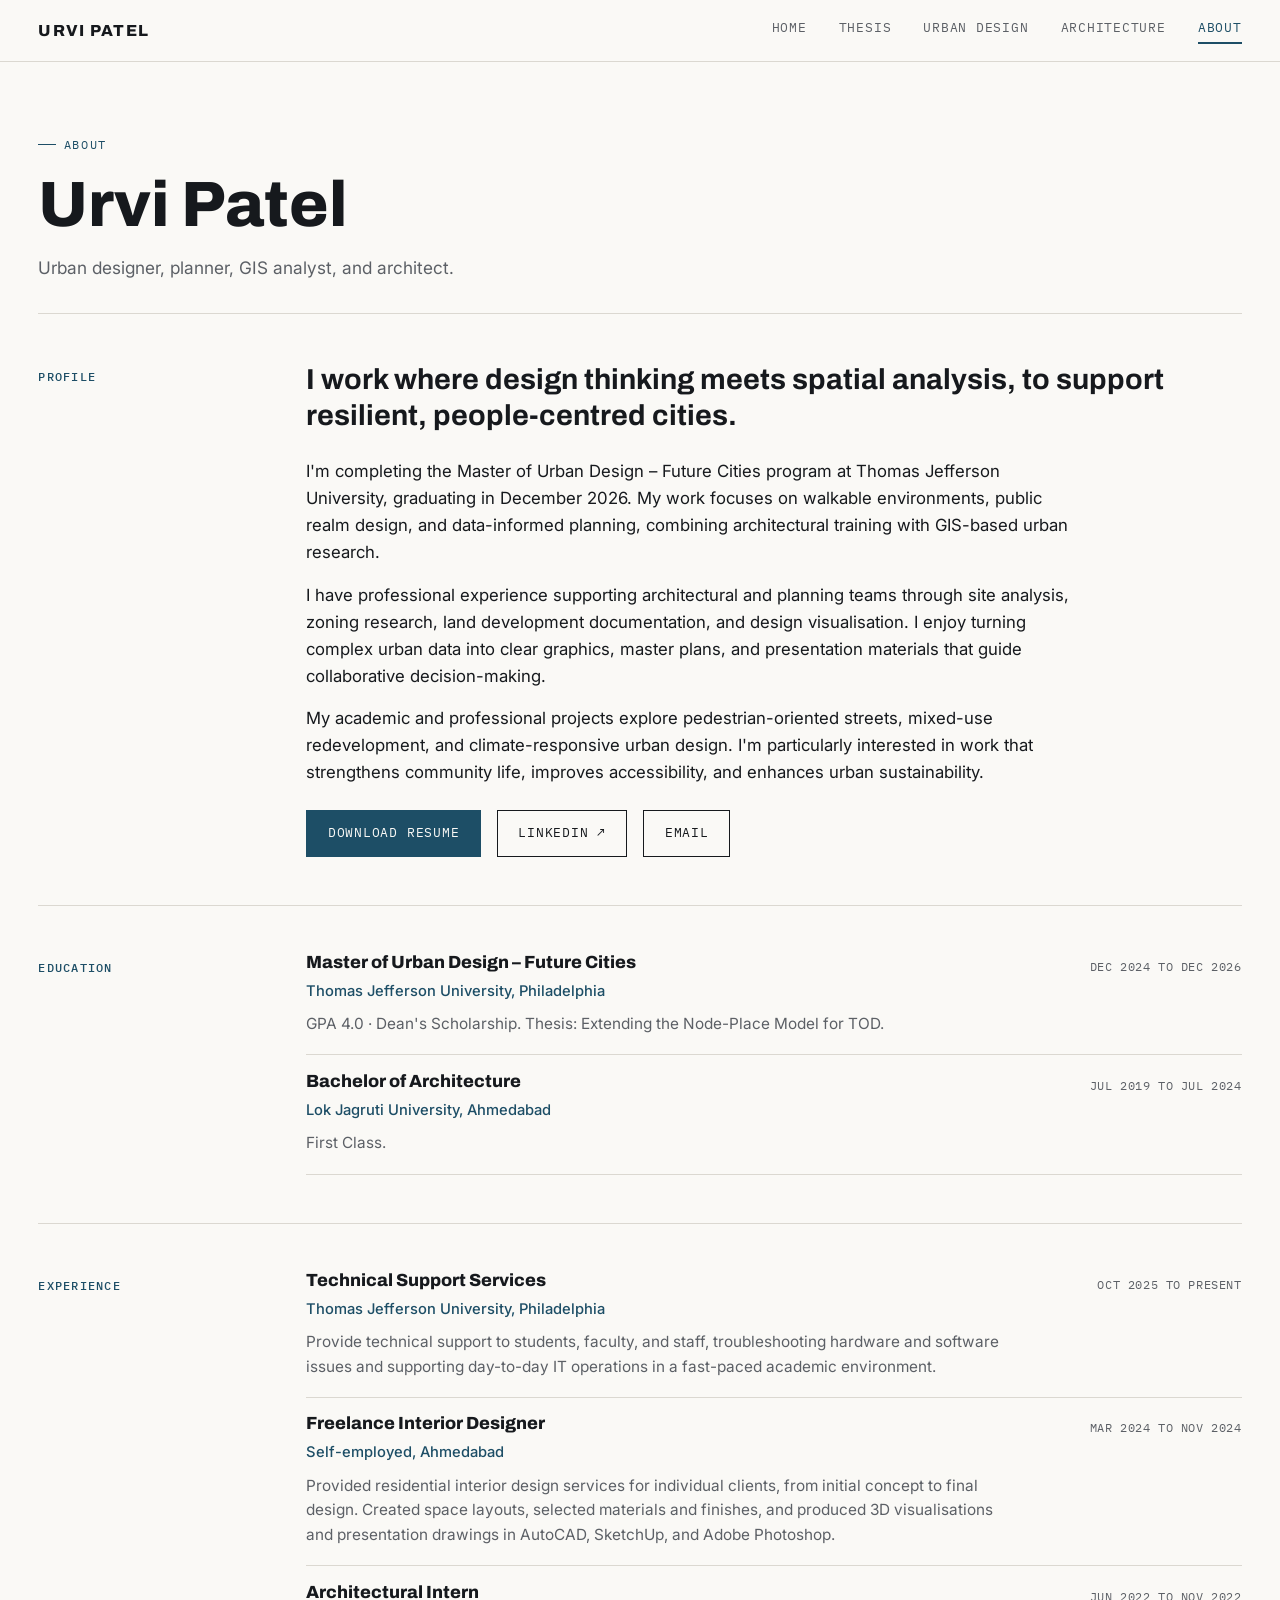
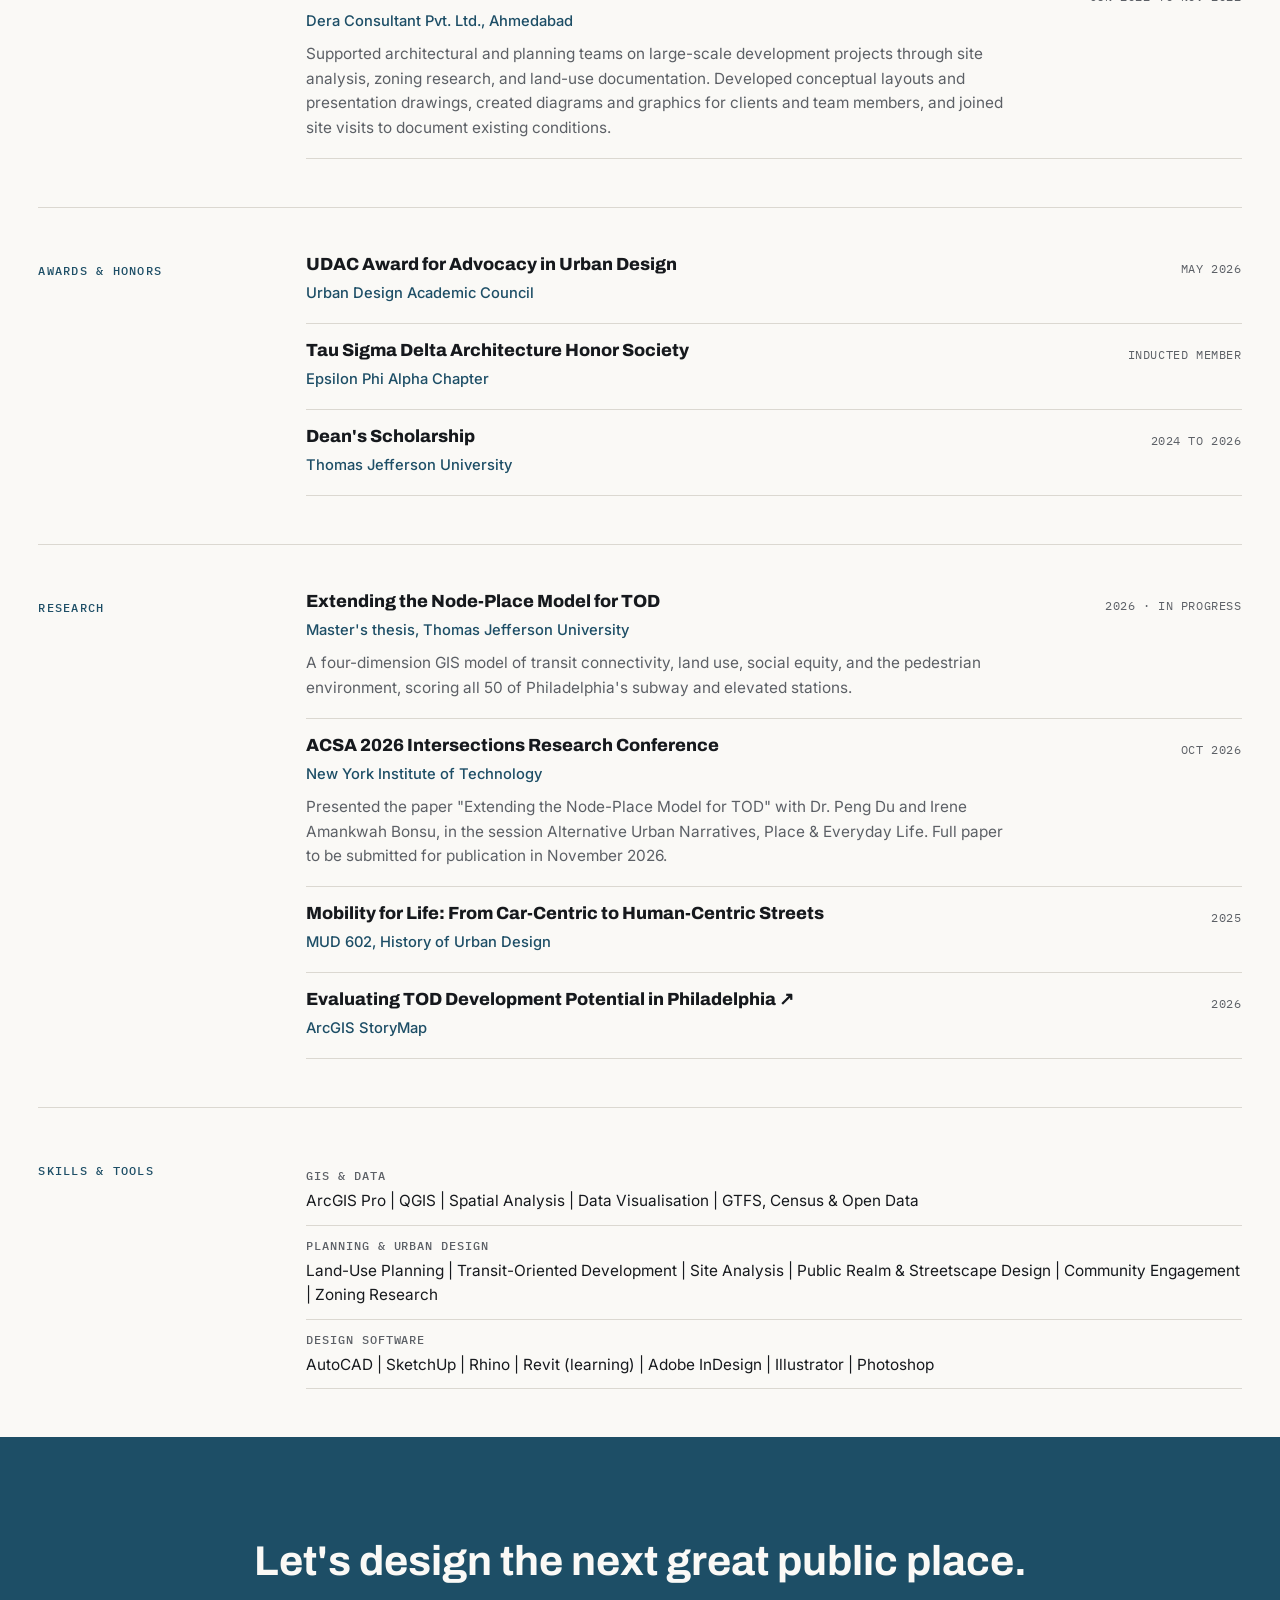
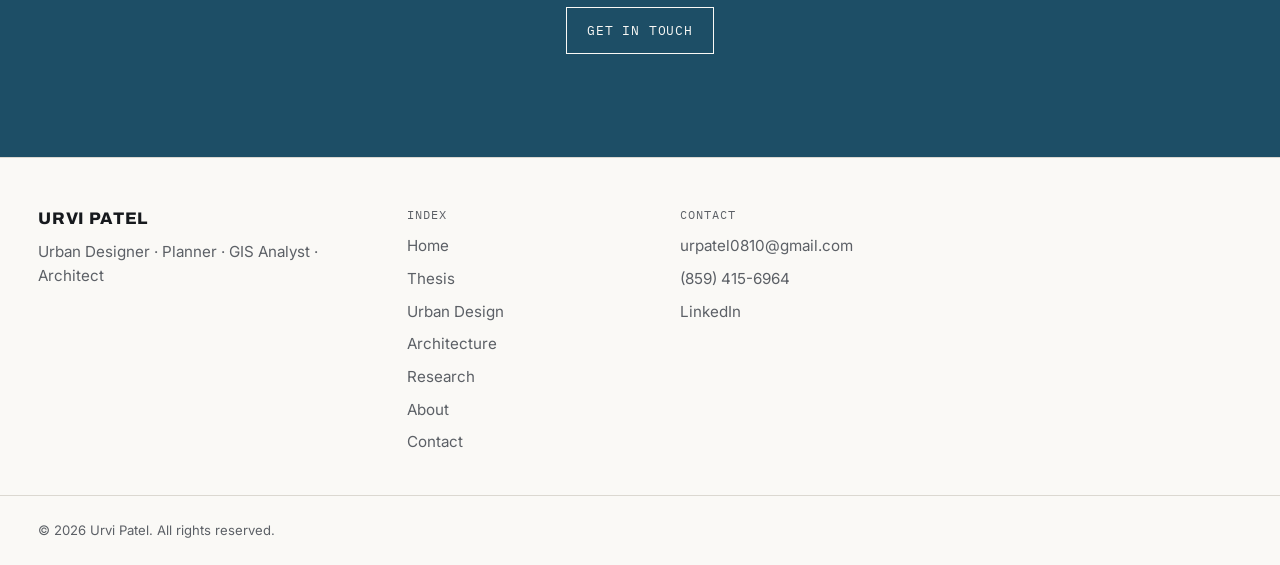
<file: about.html>
<!DOCTYPE html>
<html lang="en">
<head>
<meta charset="UTF-8">
<meta name="viewport" content="width=device-width, initial-scale=1.0">
<title>About | Urvi Patel</title>
<meta name="description" content="About Urvi Patel: urban designer, planner, GIS analyst, and architect. Education, experience, awards, research, and skills.">
<link rel="icon" type="image/svg+xml" href="data:image/svg+xml,%3Csvg xmlns='http://www.w3.org/2000/svg' viewBox='0 0 32 32'%3E%3Crect width='32' height='32' fill='%23FAF9F6'/%3E%3Cpath d='M16 4v24M4 16h24' stroke='%231D4E66' stroke-width='2'/%3E%3Ccircle cx='16' cy='16' r='6' fill='none' stroke='%2316191D' stroke-width='1.5'/%3E%3C/svg%3E">
<link rel="preconnect" href="https://fonts.googleapis.com">
<link rel="preconnect" href="https://fonts.gstatic.com" crossorigin>
<link href="https://fonts.googleapis.com/css2?family=Archivo:wght@600;700;800;900&family=Inter:wght@400;500;600&family=IBM+Plex+Mono:wght@400;500;600&display=swap" rel="stylesheet">
<link rel="stylesheet" href="styles.css">
<style>
.a-block { display:grid; grid-template-columns: 220px 1fr; gap: var(--space-5); padding-block: var(--space-5); border-top:1px solid var(--line); }
.a-block > h2 { font-family:var(--font-mono); font-size:.78rem; font-weight:500; letter-spacing:.1em; text-transform:uppercase; color:var(--accent); line-height:1.4; padding-top:.35rem; }
.a-intro p { max-width:46em; margin-bottom:var(--space-2); }
.a-intro p.lead { font-family:var(--font-display); font-weight:700; font-size:clamp(1.3rem,2.6vw,1.8rem); line-height:1.25; margin-bottom:var(--space-3); }
.a-item { display:grid; grid-template-columns: 1fr auto; gap:.2rem var(--space-3); padding:1.1rem 0; border-bottom:1px solid var(--line); }
.a-item:first-child { padding-top:0; }
.a-item h3 { font-size:1.1rem; font-weight:800; }
.a-item .when { font-family:var(--font-mono); font-size:.74rem; letter-spacing:.05em; text-transform:uppercase; color:var(--ink-muted); text-align:right; padding-top:.25rem; }
.a-item .where { grid-column:1 / -1; color:var(--accent); font-size:.92rem; font-weight:500; }
.a-item p { grid-column:1 / -1; color:var(--ink-muted); font-size:.96rem; max-width:46em; margin-top:.35rem; }
.a-skills p { padding:.7rem 0; border-bottom:1px solid var(--line); font-size:.96rem; }
.a-skills strong { display:block; font-family:var(--font-mono); font-size:.72rem; letter-spacing:.08em; text-transform:uppercase; color:var(--ink-muted); font-weight:500; margin-bottom:.2rem; }
.a-links { display:flex; flex-wrap:wrap; gap:var(--space-2); margin-top:var(--space-3); }
@media (max-width: 800px) {
  .a-block { grid-template-columns: 1fr; gap: var(--space-2); }
  .a-item { grid-template-columns: 1fr; }
  .a-item .when { text-align:left; }
}
</style>
</head>
<body>

<header class="site-header">
  <div class="container header-inner">
    <a href="index.html" class="logo">URVI PATEL</a>
    <nav class="nav" id="siteNav">
      <a href="index.html" class="nav-link">Home</a>
      <a href="thesis.html" class="nav-link">Thesis</a>
      <a href="urban-design.html" class="nav-link">Urban Design</a>
      <a href="architecture.html" class="nav-link">Architecture</a>
      <a href="about.html" class="nav-link active">About</a>
    </nav>
    <button class="nav-toggle" id="navToggle" aria-label="Toggle menu" aria-expanded="false">
      <span></span><span></span><span></span>
    </button>
  </div>
</header>

<div class="container page-header">
  <span class="eyebrow">About</span>
  <h1>Urvi Patel</h1>
  <p>Urban designer, planner, GIS analyst, and architect.</p>
</div>

<div class="container">

  <section class="a-block">
    <h2>Profile</h2>
    <div class="a-intro">
      <p class="lead">I work where design thinking meets spatial analysis, to support resilient, people-centred cities.</p>
      <p>I'm completing the Master of Urban Design – Future Cities program at Thomas Jefferson University, graduating in December 2026. My work focuses on walkable environments, public realm design, and data-informed planning, combining architectural training with GIS-based urban research.</p>
      <p>I have professional experience supporting architectural and planning teams through site analysis, zoning research, land development documentation, and design visualisation. I enjoy turning complex urban data into clear graphics, master plans, and presentation materials that guide collaborative decision-making.</p>
      <p>My academic and professional projects explore pedestrian-oriented streets, mixed-use redevelopment, and climate-responsive urban design. I'm particularly interested in work that strengthens community life, improves accessibility, and enhances urban sustainability.</p>
      <div class="a-links">
        <a href="Urvi-Patel-Resume.pdf" class="btn btn-primary" target="_blank" rel="noopener">Download Resume</a>
        <a href="https://www.linkedin.com/in/urvi-patel-0b5b4a239/" class="btn btn-outline" target="_blank" rel="noopener">LinkedIn ↗</a>
        <a href="mailto:urpatel0810@gmail.com" class="btn btn-outline">Email</a>
      </div>
    </div>
  </section>

  <section class="a-block">
    <h2>Education</h2>
    <div>
      <div class="a-item">
        <h3>Master of Urban Design – Future Cities</h3>
        <span class="when">Dec 2024 to Dec 2026</span>
        <span class="where">Thomas Jefferson University, Philadelphia</span>
        <p>GPA 4.0 · Dean's Scholarship. Thesis: Extending the Node-Place Model for TOD.</p>
      </div>
      <div class="a-item">
        <h3>Bachelor of Architecture</h3>
        <span class="when">Jul 2019 to Jul 2024</span>
        <span class="where">Lok Jagruti University, Ahmedabad</span>
        <p>First Class.</p>
      </div>
    </div>
  </section>

  <section class="a-block">
    <h2>Experience</h2>
    <div>
      <div class="a-item">
        <h3>Technical Support Services</h3>
        <span class="when">Oct 2025 to Present</span>
        <span class="where">Thomas Jefferson University, Philadelphia</span>
        <p>Provide technical support to students, faculty, and staff, troubleshooting hardware and software issues and supporting day-to-day IT operations in a fast-paced academic environment.</p>
      </div>
      <div class="a-item">
        <h3>Freelance Interior Designer</h3>
        <span class="when">Mar 2024 to Nov 2024</span>
        <span class="where">Self-employed, Ahmedabad</span>
        <p>Provided residential interior design services for individual clients, from initial concept to final design. Created space layouts, selected materials and finishes, and produced 3D visualisations and presentation drawings in AutoCAD, SketchUp, and Adobe Photoshop.</p>
      </div>
      <div class="a-item">
        <h3>Architectural Intern</h3>
        <span class="when">Jun 2022 to Nov 2022</span>
        <span class="where">Dera Consultant Pvt. Ltd., Ahmedabad</span>
        <p>Supported architectural and planning teams on large-scale development projects through site analysis, zoning research, and land-use documentation. Developed conceptual layouts and presentation drawings, created diagrams and graphics for clients and team members, and joined site visits to document existing conditions.</p>
      </div>
    </div>
  </section>

  <section class="a-block">
    <h2>Awards &amp; Honors</h2>
    <div>
      <div class="a-item">
        <h3>UDAC Award for Advocacy in Urban Design</h3>
        <span class="when">May 2026</span>
        <span class="where">Urban Design Academic Council</span>
      </div>
      <div class="a-item">
        <h3>Tau Sigma Delta Architecture Honor Society</h3>
        <span class="when">Inducted member</span>
        <span class="where">Epsilon Phi Alpha Chapter</span>
      </div>
      <div class="a-item">
        <h3>Dean's Scholarship</h3>
        <span class="when">2024 to 2026</span>
        <span class="where">Thomas Jefferson University</span>
      </div>
    </div>
  </section>

  <section class="a-block">
    <h2>Research</h2>
    <div>
      <div class="a-item">
        <h3><a href="thesis.html">Extending the Node-Place Model for TOD</a></h3>
        <span class="when">2026 · In progress</span>
        <span class="where">Master's thesis, Thomas Jefferson University</span>
        <p>A four-dimension GIS model of transit connectivity, land use, social equity, and the pedestrian environment, scoring all 50 of Philadelphia's subway and elevated stations.</p>
      </div>
      <div class="a-item">
        <h3>ACSA 2026 Intersections Research Conference</h3>
        <span class="when">Oct 2026</span>
        <span class="where">New York Institute of Technology</span>
        <p>Presented the paper "Extending the Node-Place Model for TOD" with Dr. Peng Du and Irene Amankwah Bonsu, in the session Alternative Urban Narratives, Place &amp; Everyday Life. Full paper to be submitted for publication in November 2026.</p>
      </div>
      <div class="a-item">
        <h3><a href="research-mobility.html">Mobility for Life: From Car-Centric to Human-Centric Streets</a></h3>
        <span class="when">2025</span>
        <span class="where">MUD 602, History of Urban Design</span>
      </div>
      <div class="a-item">
        <h3><a href="https://storymaps.arcgis.com/stories/4d344e0b529c44e48973544baea5a173" target="_blank" rel="noopener">Evaluating TOD Development Potential in Philadelphia ↗</a></h3>
        <span class="when">2026</span>
        <span class="where">ArcGIS StoryMap</span>
      </div>
    </div>
  </section>

  <section class="a-block">
    <h2>Skills &amp; Tools</h2>
    <div class="a-skills">
      <p><strong>GIS &amp; Data</strong>ArcGIS Pro | QGIS | Spatial Analysis | Data Visualisation | GTFS, Census &amp; Open Data</p>
      <p><strong>Planning &amp; Urban Design</strong>Land-Use Planning | Transit-Oriented Development | Site Analysis | Public Realm &amp; Streetscape Design | Community Engagement | Zoning Research</p>
      <p><strong>Design Software</strong>AutoCAD | SketchUp | Rhino | Revit (learning) | Adobe InDesign | Illustrator | Photoshop</p>
    </div>
  </section>

</div>

<section class="section cta-band">
  <div class="container">
    <h2>Let's design the next great public place.</h2>
    <a href="contact.html" class="btn btn-outline">Get in Touch</a>
  </div>
</section>

<footer class="site-footer">
  <div class="container footer-grid">
    <div class="footer-col">
      <p class="footer-name">URVI PATEL</p>
      <p class="footer-tagline">Urban Designer · Planner · GIS Analyst · Architect</p>
    </div>
    <div class="footer-col">
      <p class="footer-heading">Index</p>
      <a href="index.html">Home</a>
      <a href="thesis.html">Thesis</a>
      <a href="urban-design.html">Urban Design</a>
      <a href="architecture.html">Architecture</a>
      <a href="research.html">Research</a>
      <a href="about.html">About</a>
      <a href="contact.html">Contact</a>
    </div>
    <div class="footer-col">
      <p class="footer-heading">Contact</p>
      <a href="mailto:urpatel0810@gmail.com">urpatel0810@gmail.com</a>
      <a href="tel:+18594156964">(859) 415-6964</a>
      <a href="https://www.linkedin.com/in/urvi-patel-0b5b4a239/" target="_blank" rel="noopener">LinkedIn</a>
    </div>
  </div>
  <div class="container footer-bottom">
    <p>© 2026 Urvi Patel. All rights reserved.</p>
  </div>
</footer>

<script>
  const navToggle = document.getElementById('navToggle');
  const nav = document.getElementById('siteNav');
  if (navToggle && nav) {
    navToggle.addEventListener('click', () => {
      const isOpen = nav.classList.toggle('is-open');
      navToggle.setAttribute('aria-expanded', isOpen);
    });
  }
</script>
</body>
</html>
</file>
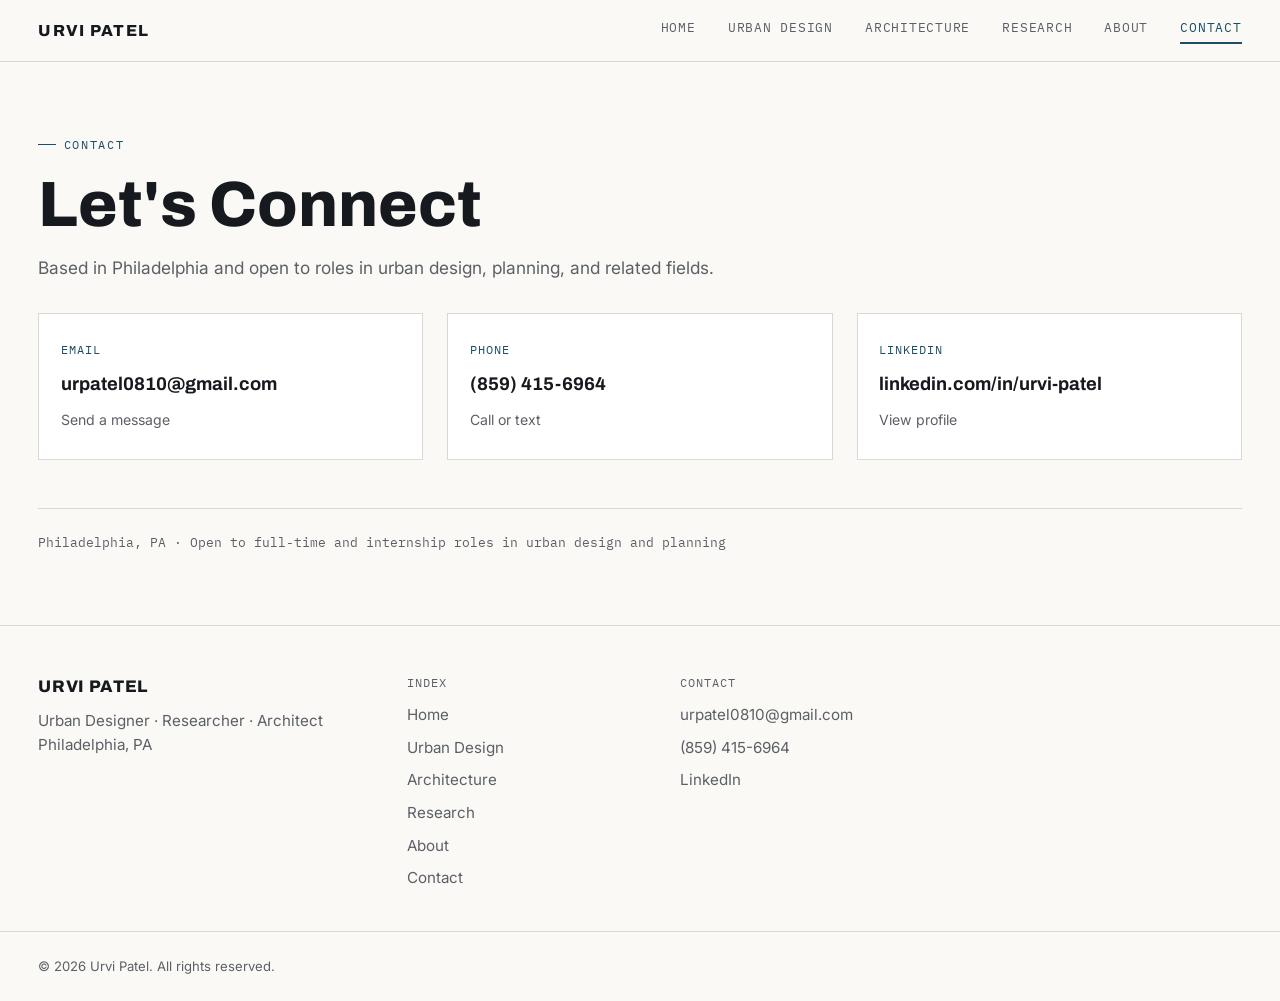
<file: contact.html>
<!DOCTYPE html>
<html lang="en">
<head>
<meta charset="UTF-8">
<meta name="viewport" content="width=device-width, initial-scale=1.0">
<title>Contact — Urvi Patel</title>
<link rel="icon" type="image/svg+xml" href="data:image/svg+xml,%3Csvg xmlns='http://www.w3.org/2000/svg' viewBox='0 0 32 32'%3E%3Crect width='32' height='32' fill='%23FAF9F6'/%3E%3Cpath d='M16 4v24M4 16h24' stroke='%231B48C4' stroke-width='2'/%3E%3Ccircle cx='16' cy='16' r='6' fill='none' stroke='%2316191D' stroke-width='1.5'/%3E%3C/svg%3E">
<link rel="preconnect" href="https://fonts.googleapis.com">
<link rel="preconnect" href="https://fonts.gstatic.com" crossorigin>
<link href="https://fonts.googleapis.com/css2?family=Archivo:wght@600;700;800;900&family=Inter:wght@400;500;600&family=IBM+Plex+Mono:wght@400;500;600&display=swap" rel="stylesheet">
<link rel="stylesheet" href="styles.css">
</head>
<body>

<header class="site-header">
  <div class="container header-inner">
    <a href="index.html" class="logo">URVI PATEL</a>
    <nav class="nav" id="siteNav">
      <a href="index.html" class="nav-link">Home</a>
      <a href="urban-design.html" class="nav-link">Urban Design</a>
      <a href="architecture.html" class="nav-link">Architecture</a>
      <a href="research.html" class="nav-link">Research</a>
      <a href="about.html" class="nav-link">About</a>
      <a href="contact.html" class="nav-link active">Contact</a>
    </nav>
    <button class="nav-toggle" id="navToggle" aria-label="Toggle menu" aria-expanded="false">
      <span></span><span></span><span></span>
    </button>
  </div>
</header>

<div class="container page-header">
  <span class="eyebrow">Contact</span>
  <h1>Let's Connect</h1>
  <p>Based in Philadelphia and open to roles in urban design, planning, and related fields.</p>
</div>

<div class="container" style="padding-bottom:var(--space-6);">
  <div class="contact-grid">
    <a href="mailto:urpatel0810@gmail.com" class="contact-card">
      <span class="mono-label">Email</span>
      <strong>urpatel0810@gmail.com</strong>
      <p style="color:var(--ink-muted);font-size:.88rem;margin:0;">Send a message</p>
    </a>
    <a href="tel:+18594156964" class="contact-card">
      <span class="mono-label">Phone</span>
      <strong>(859) 415-6964</strong>
      <p style="color:var(--ink-muted);font-size:.88rem;margin:0;">Call or text</p>
    </a>
    <a href="https://www.linkedin.com/in/urvi-patel-0b5b4a239/" target="_blank" rel="noopener" class="contact-card">
      <span class="mono-label">LinkedIn</span>
      <strong>linkedin.com/in/urvi-patel</strong>
      <p style="color:var(--ink-muted);font-size:.88rem;margin:0;">View profile</p>
    </a>
  </div>

  <hr class="hairline" style="margin-top:var(--space-5);">
  <p style="font-family:var(--font-mono);font-size:.8rem;color:var(--ink-muted);padding-top:var(--space-3);">Philadelphia, PA · Open to full-time and internship roles in urban design and planning</p>
</div>

<footer class="site-footer">
  <div class="container footer-grid">
    <div class="footer-col">
      <p class="footer-name">URVI PATEL</p>
      <p class="footer-tagline">Urban Designer · Researcher · Architect<br>Philadelphia, PA</p>
    </div>
    <div class="footer-col">
      <p class="footer-heading">Index</p>
      <a href="index.html">Home</a>
      <a href="urban-design.html">Urban Design</a>
      <a href="architecture.html">Architecture</a>
      <a href="research.html">Research</a>
      <a href="about.html">About</a>
      <a href="contact.html">Contact</a>
    </div>
    <div class="footer-col">
      <p class="footer-heading">Contact</p>
      <a href="mailto:urpatel0810@gmail.com">urpatel0810@gmail.com</a>
      <a href="tel:+18594156964">(859) 415-6964</a>
      <a href="https://www.linkedin.com/in/urvi-patel-0b5b4a239/" target="_blank" rel="noopener">LinkedIn</a>
    </div>
  </div>
  <div class="container footer-bottom">
    <p>© 2026 Urvi Patel. All rights reserved.</p>
  </div>
</footer>

<script>
  const navToggle = document.getElementById('navToggle');
  const nav = document.getElementById('siteNav');
  if (navToggle && nav) {
    navToggle.addEventListener('click', () => {
      const isOpen = nav.classList.toggle('is-open');
      navToggle.setAttribute('aria-expanded', isOpen);
    });
  }
</script>
</body>
</html>
</file>
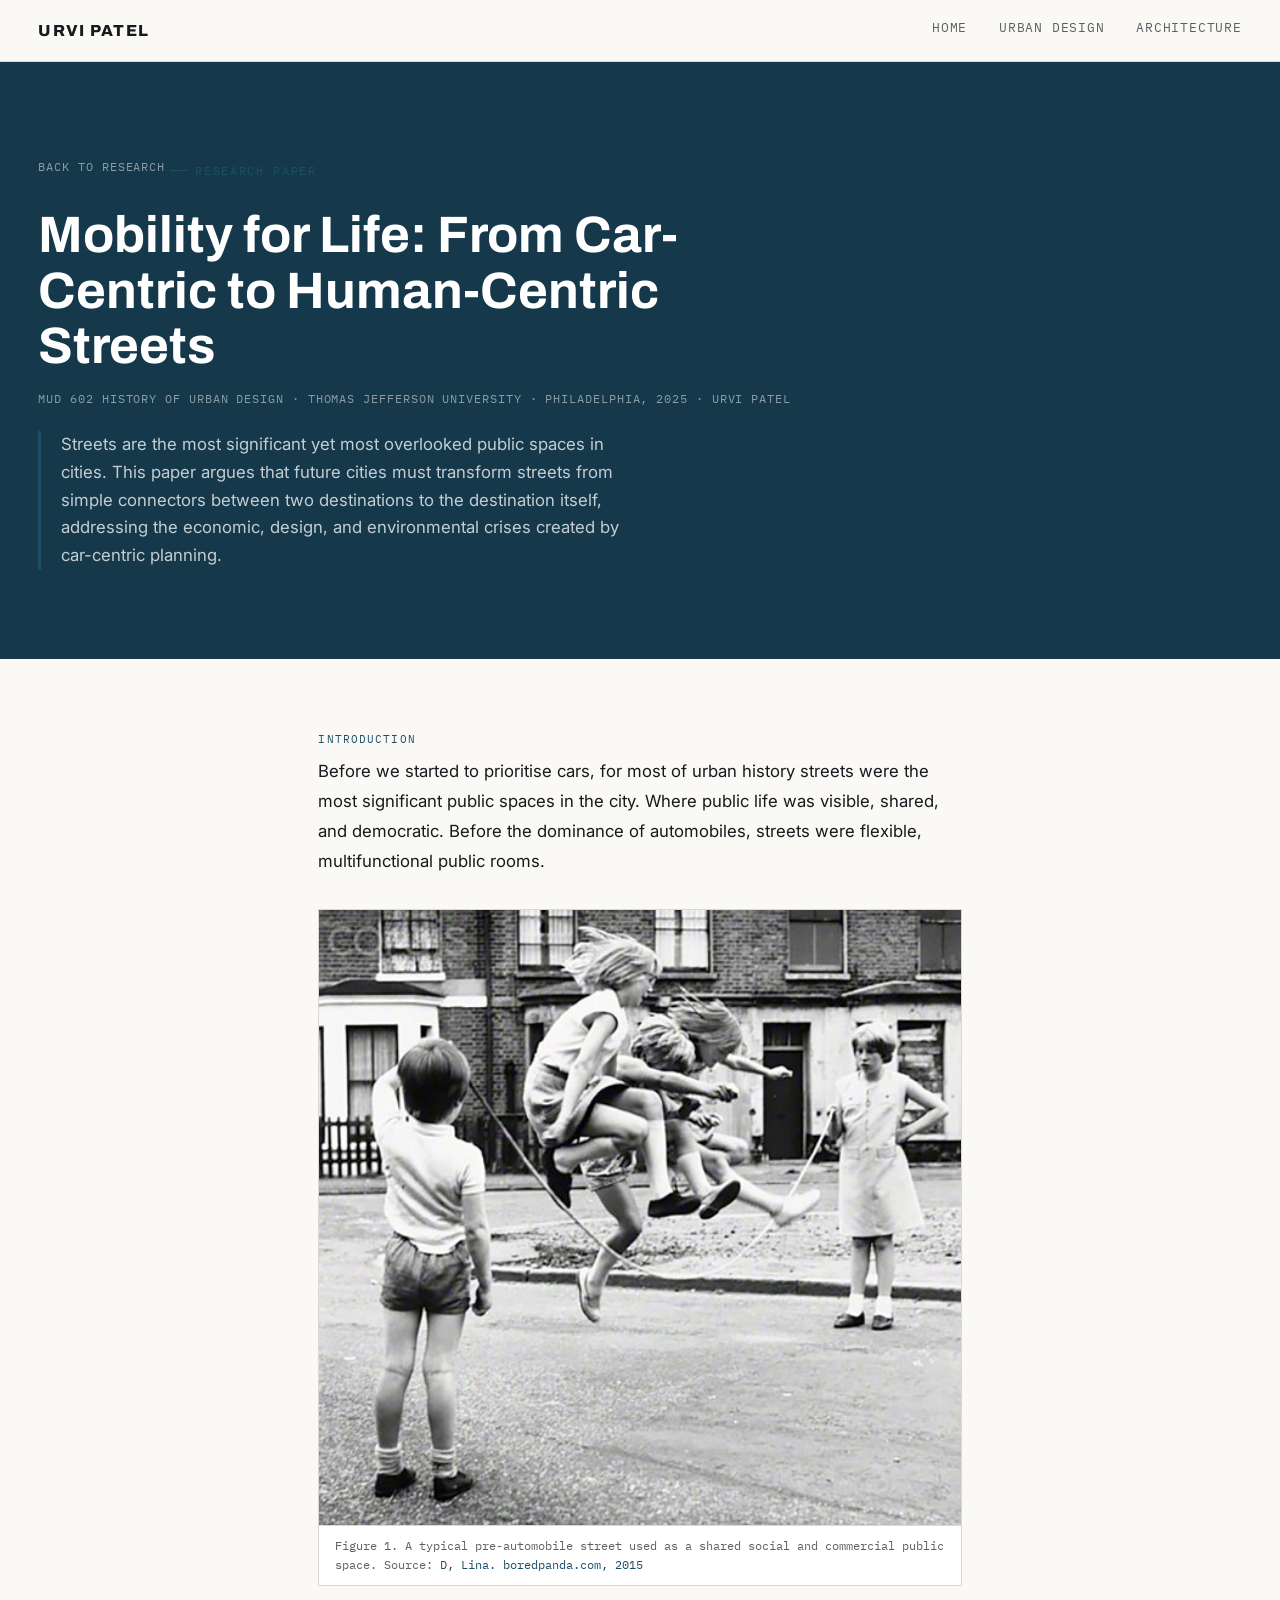
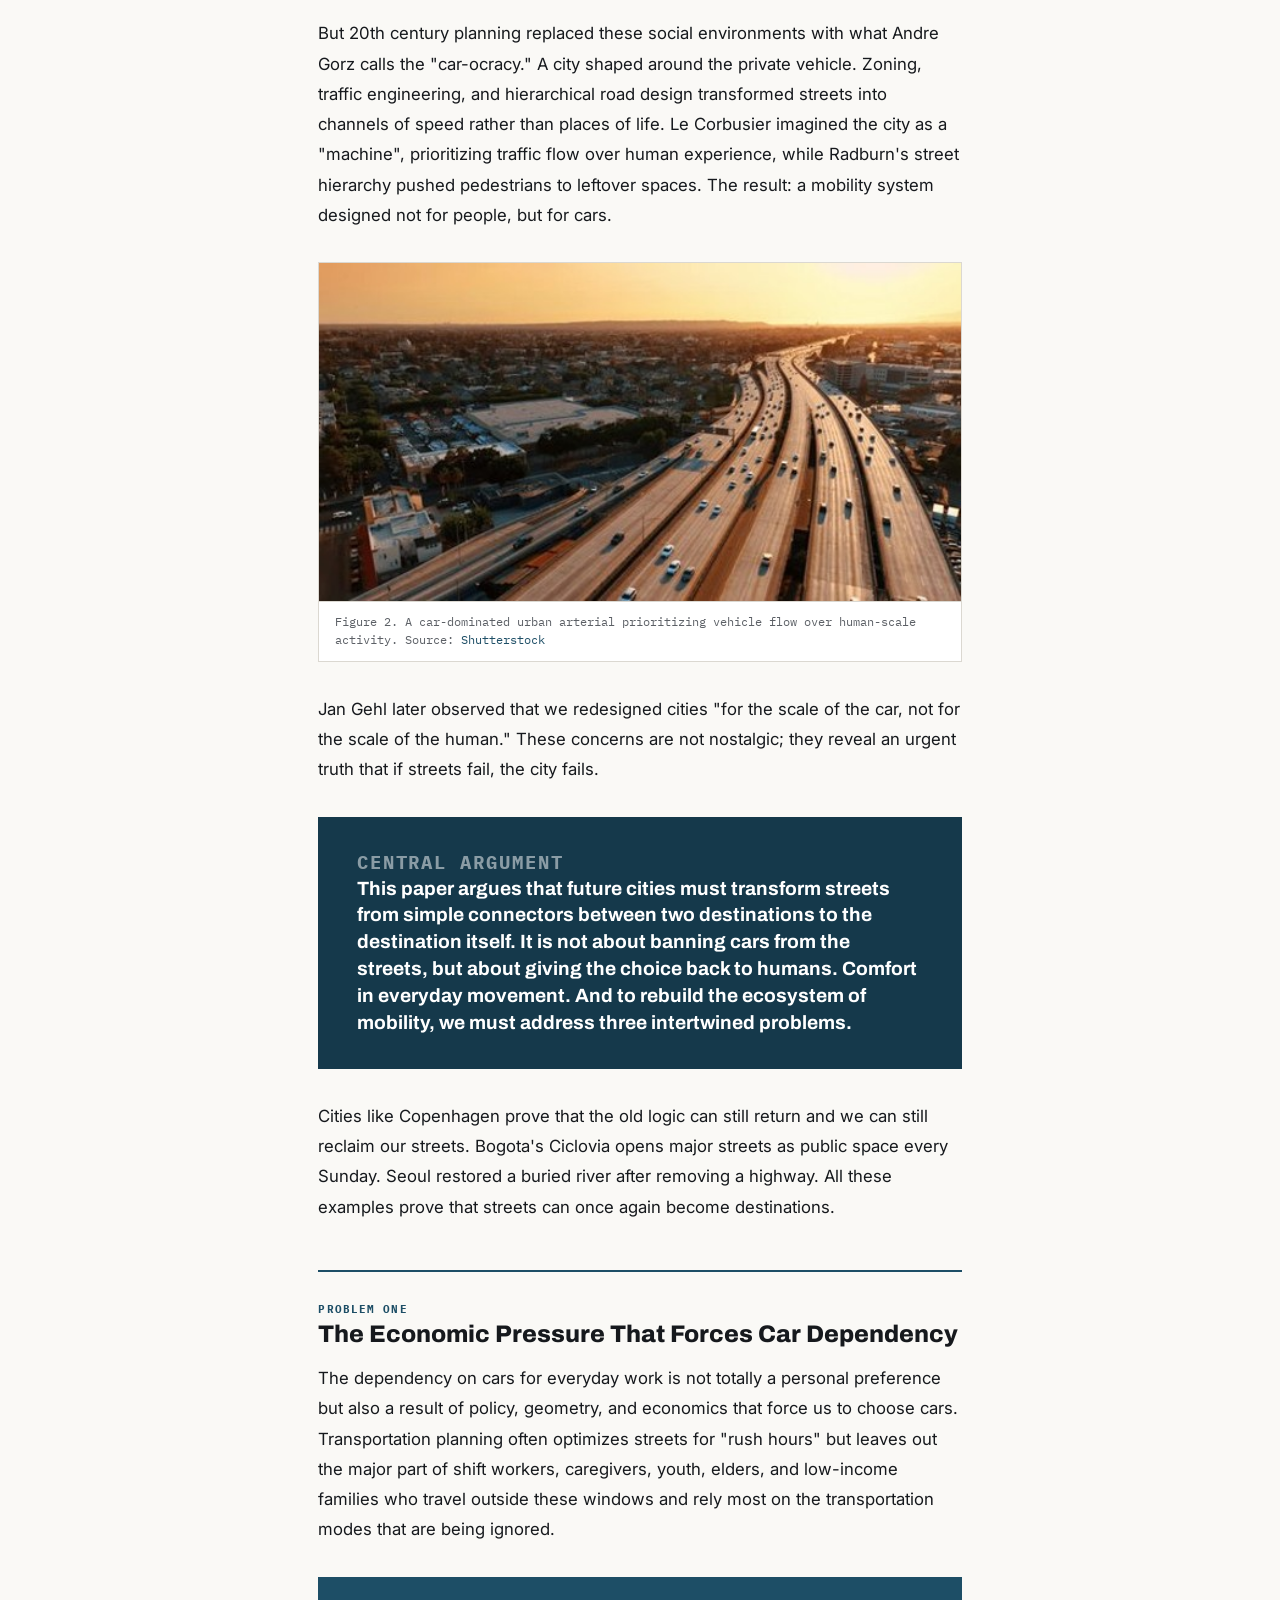
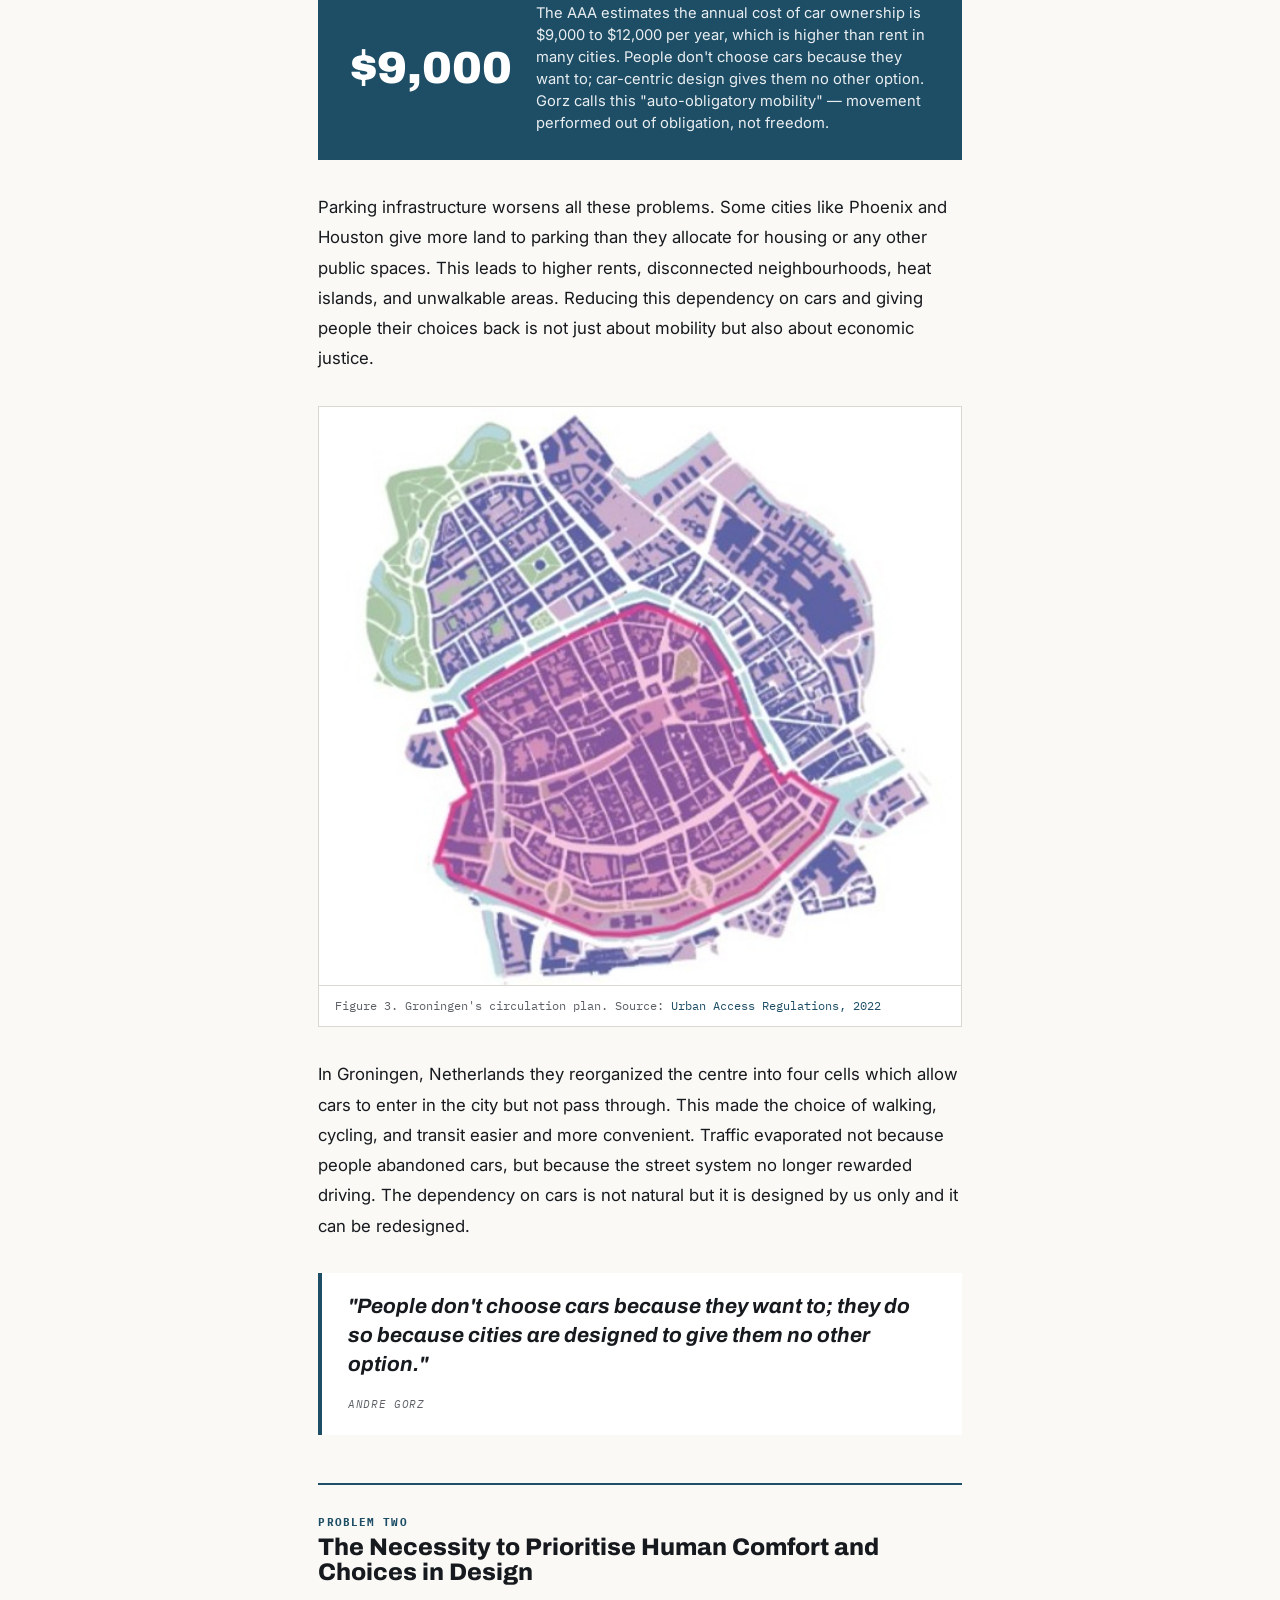
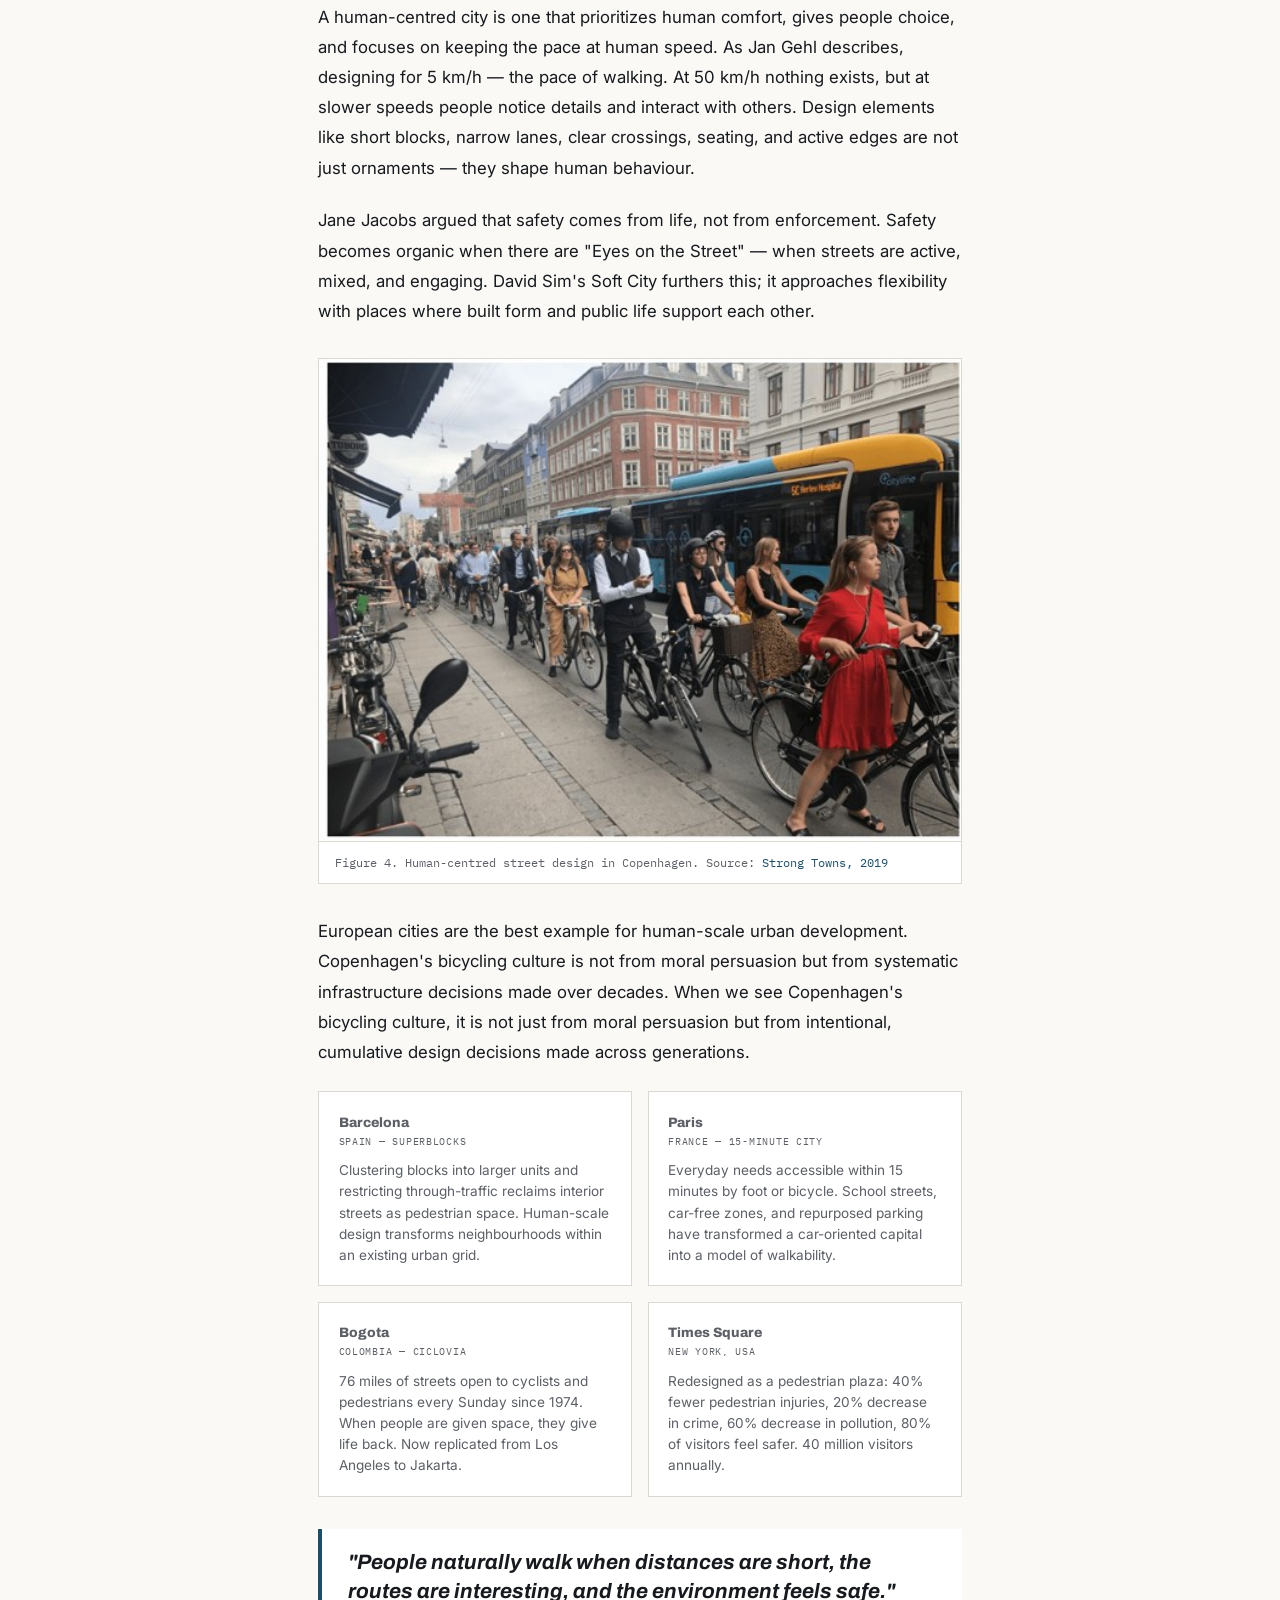
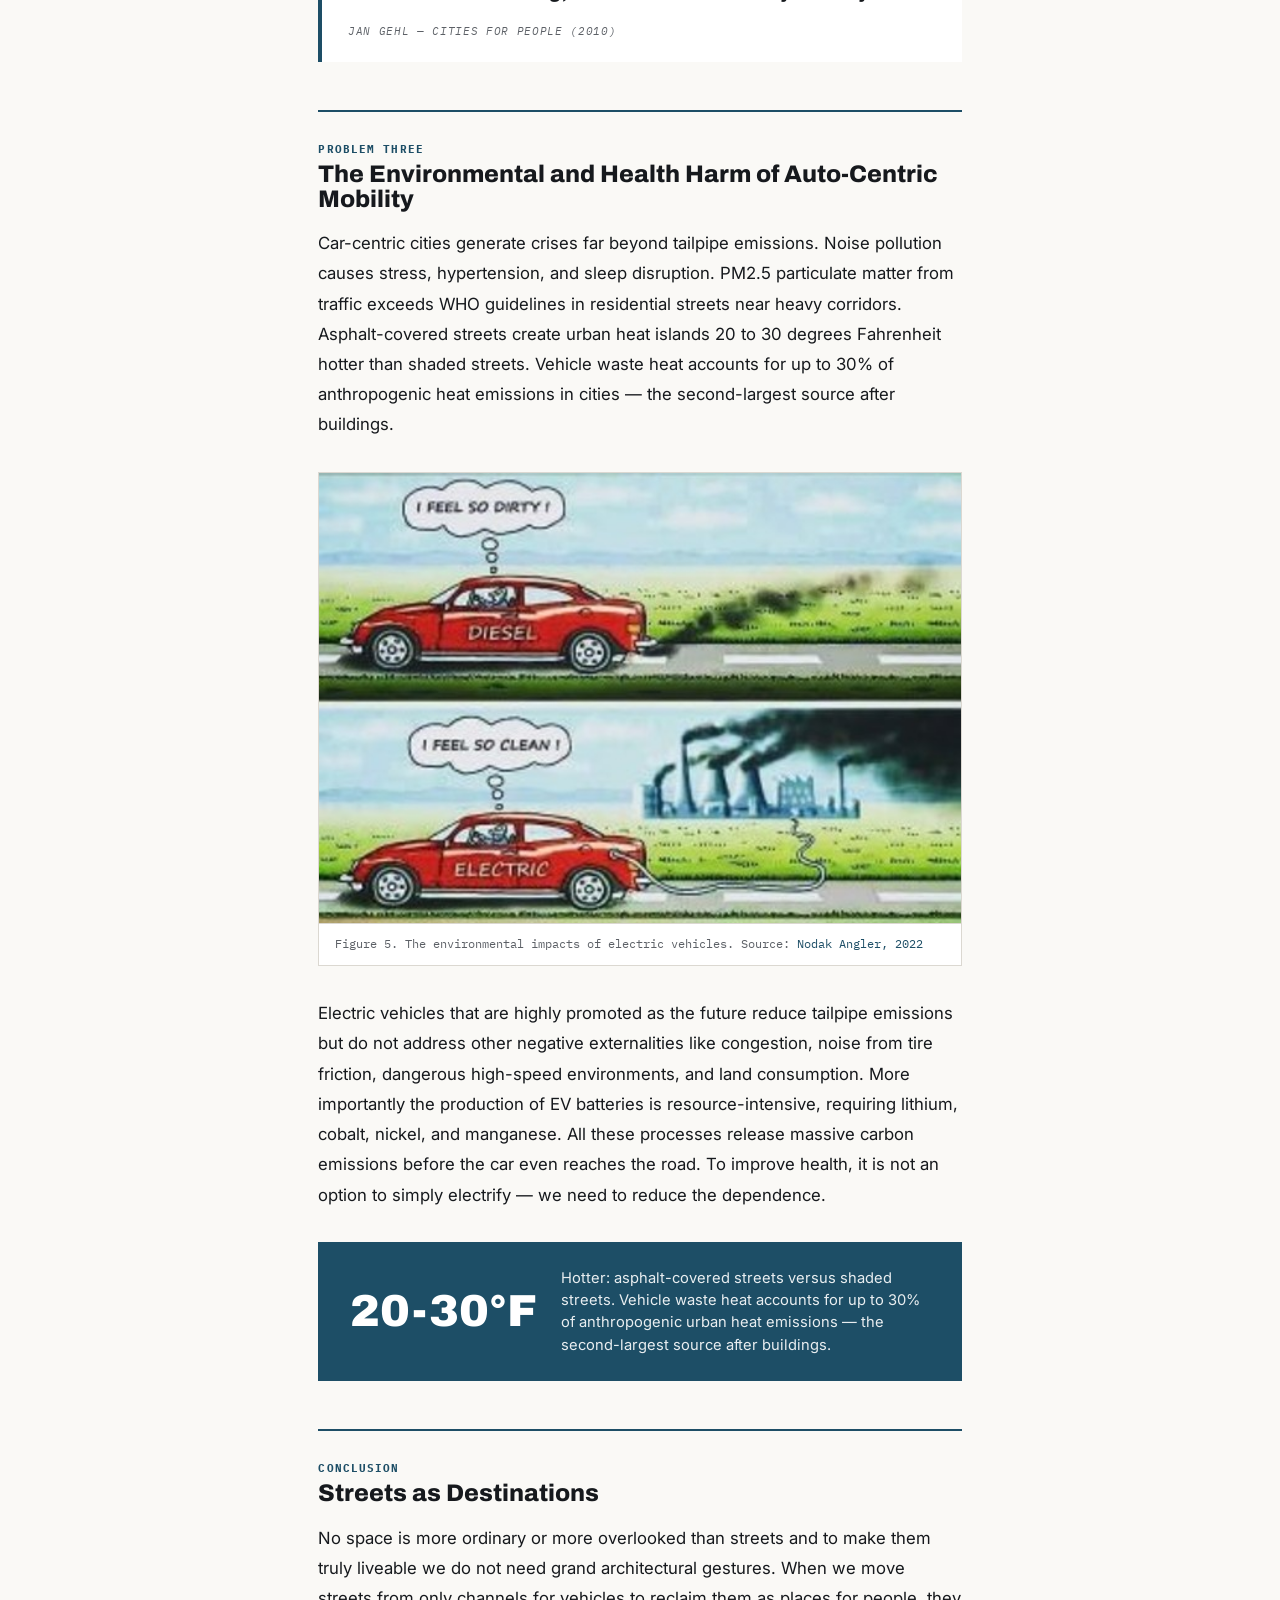
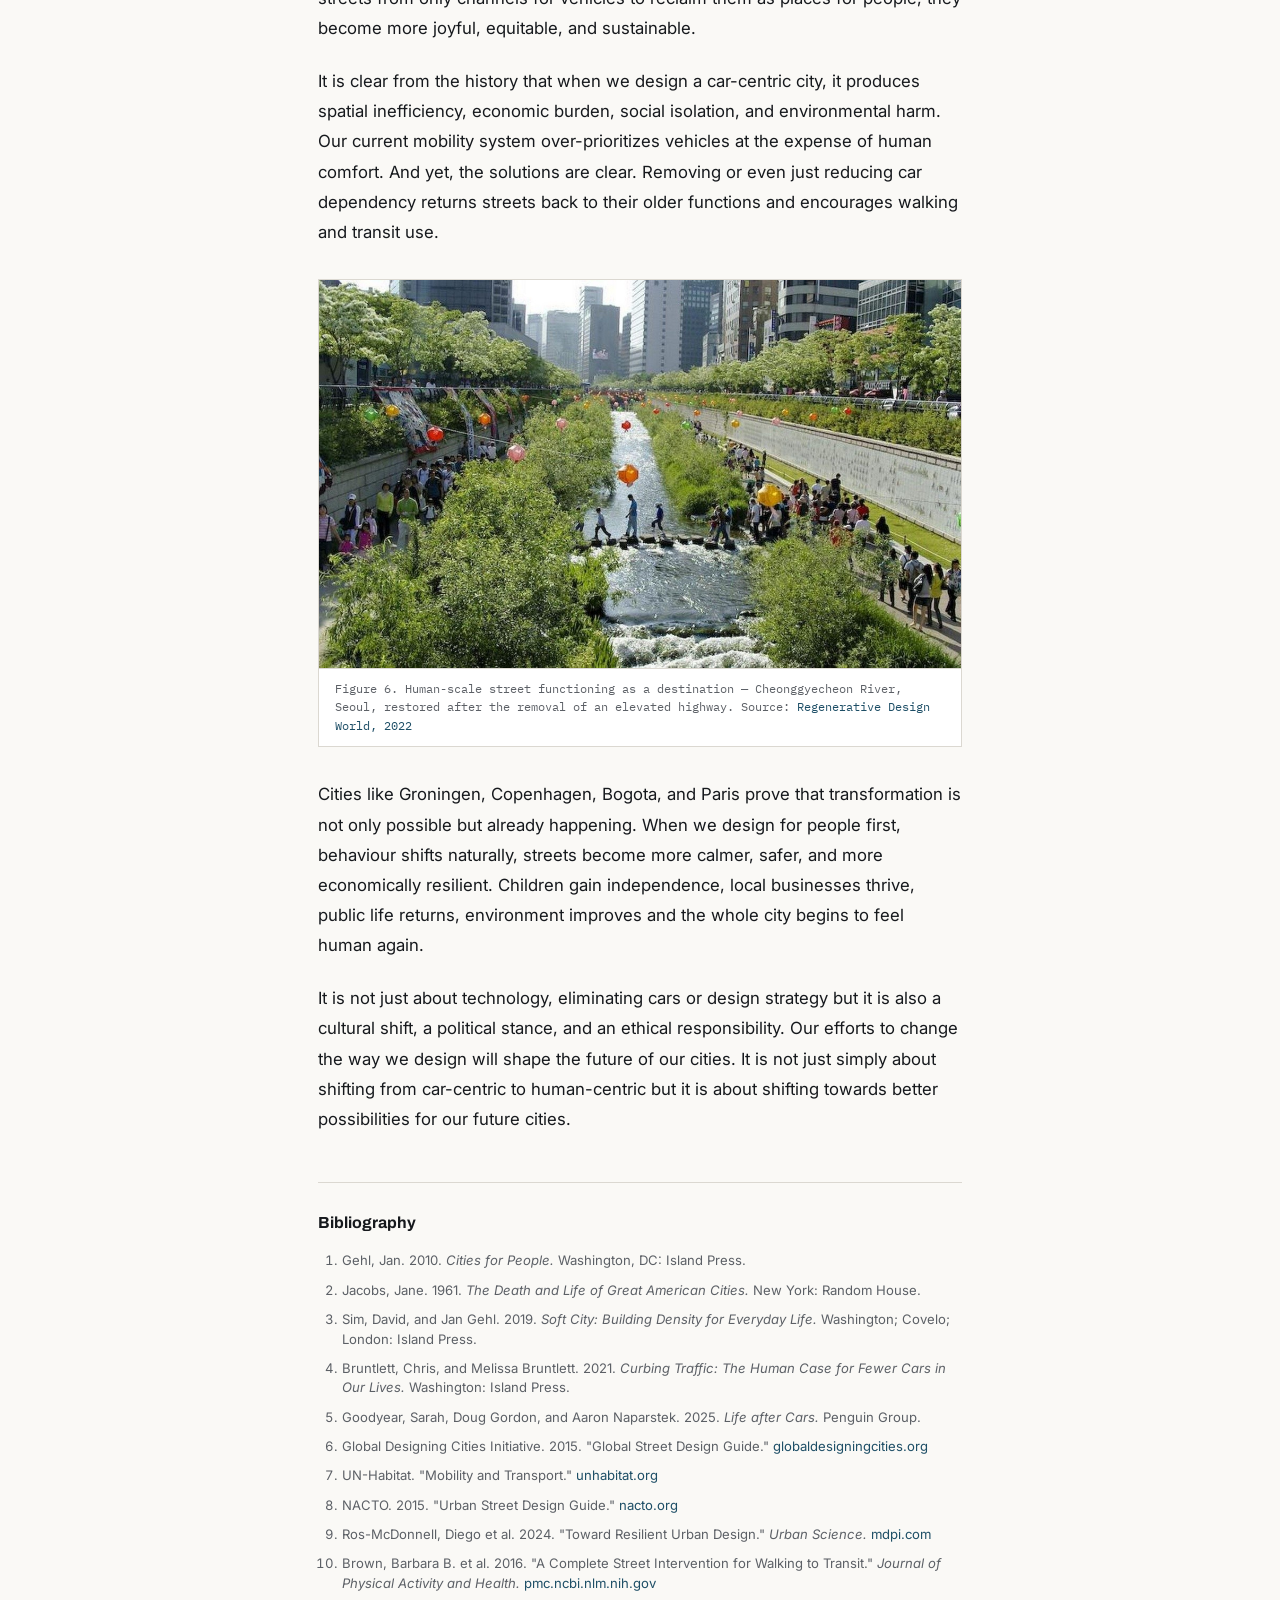
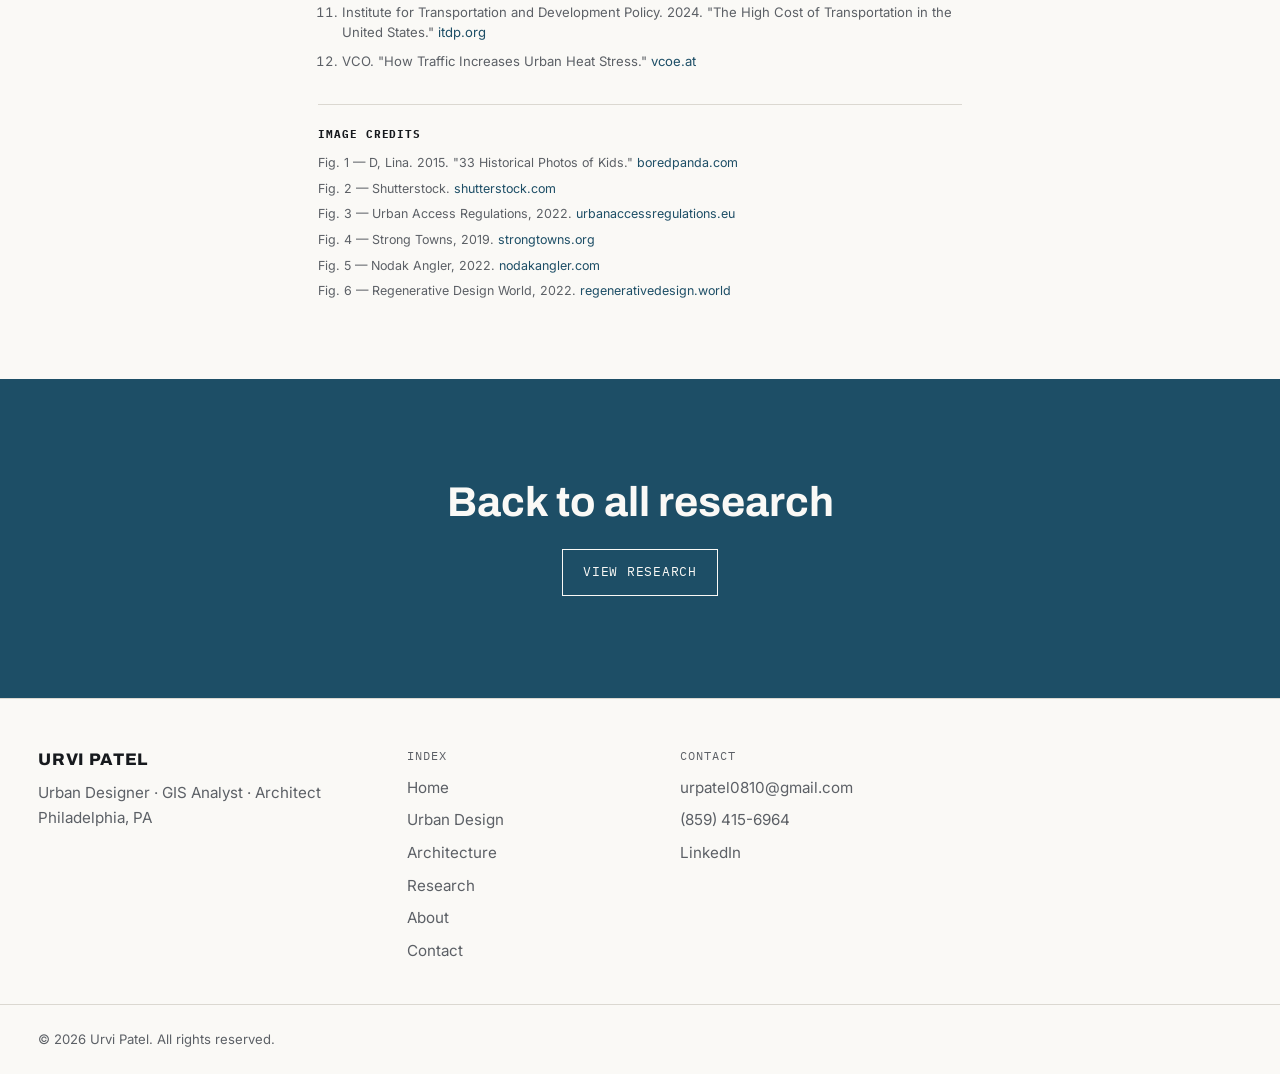
<file: research-mobility.html>
<!DOCTYPE html>
<html lang="en">
<head>
<meta charset="UTF-8">
<meta name="viewport" content="width=device-width, initial-scale=1.0">
<title>Mobility for Life — Urvi Patel</title>
<meta name="description" content="Mobility for Life: From Car-Centric to Human-Centric Streets. Research paper by Urvi Patel, MUD 602, Thomas Jefferson University, 2025.">
<link rel="icon" type="image/svg+xml" href="data:image/svg+xml,%3Csvg xmlns='http://www.w3.org/2000/svg' viewBox='0 0 32 32'%3E%3Crect width='32' height='32' fill='%23FAF9F6'/%3E%3Cpath d='M16 4v24M4 16h24' stroke='%231B48C4' stroke-width='2'/%3E%3Ccircle cx='16' cy='16' r='6' fill='none' stroke='%2316191D' stroke-width='1.5'/%3E%3C/svg%3E">
<link rel="preconnect" href="https://fonts.googleapis.com">
<link rel="preconnect" href="https://fonts.gstatic.com" crossorigin>
<link href="https://fonts.googleapis.com/css2?family=Archivo:wght@600;700;800;900&family=Inter:wght@400;500;600&family=IBM+Plex+Mono:wght@400;500;600&display=swap" rel="stylesheet">
<link rel="stylesheet" href="styles.css">
<style>
.paper-hero{background:var(--accent-dark);color:var(--paper);padding:clamp(3rem,7vw,6rem) 0;}
.paper-hero .eyebrow{color:var(--accent);}
.paper-hero h1{color:#fff;font-size:clamp(1.8rem,4vw,3.2rem);line-height:1.08;margin:.6rem 0 1rem;max-width:22ch;}
.paper-hero .meta{font-family:var(--font-mono);font-size:.72rem;color:rgba(255,255,255,.5);letter-spacing:.08em;text-transform:uppercase;}
.paper-hero .abstract{margin-top:1.4rem;max-width:56ch;color:rgba(255,255,255,.75);font-size:1.05rem;line-height:1.65;border-left:3px solid var(--accent);padding-left:1.2rem;}
.back-link{display:inline-flex;align-items:center;gap:.4em;font-family:var(--font-mono);font-size:.72rem;text-transform:uppercase;letter-spacing:.08em;color:rgba(255,255,255,.5);text-decoration:none;margin-bottom:1.4rem;}
.back-link:hover{color:#fff;}
.article-wrap{max-width:720px;margin:0 auto;padding:var(--space-6) var(--container-pad);}
.article-wrap p{font-size:1.05rem;line-height:1.8;color:var(--ink);margin-bottom:1.4rem;}
.article-wrap h2{font-size:1.5rem;font-weight:800;margin:var(--space-5) 0 1rem;padding-top:var(--space-4);border-top:2px solid var(--accent);color:var(--ink);}
.sec-tag{font-family:var(--font-mono);font-size:.7rem;text-transform:uppercase;letter-spacing:.1em;color:var(--accent);display:block;margin-bottom:.4rem;}
.pullquote{border-left:4px solid var(--accent);padding:1.2rem 1.6rem;margin:var(--space-4) 0;background:var(--surface);}
.pullquote blockquote{font-family:var(--font-display);font-size:clamp(1.05rem,2vw,1.3rem);font-weight:700;font-style:italic;margin:0 0 .6rem;line-height:1.4;color:var(--ink);}
.pullquote cite{font-family:var(--font-mono);font-size:.7rem;color:var(--ink-muted);text-transform:uppercase;letter-spacing:.06em;}
.stat-callout{background:var(--accent);color:#fff;padding:1.6rem 2rem;margin:var(--space-4) 0;display:flex;align-items:center;gap:1.5rem;}
.stat-callout .number{font-family:var(--font-display);font-size:2.8rem;font-weight:900;line-height:1;flex-shrink:0;}
.stat-callout .text{font-size:.92rem;line-height:1.5;opacity:.9;}
.article-figure{margin:var(--space-4) 0;position:relative;border:1px solid var(--line);background:var(--surface);}
.article-figure img{width:100%;height:auto;display:block;}
.article-figure figcaption{padding:.7rem 1rem;font-family:var(--font-mono);font-size:.72rem;color:var(--ink-muted);background:var(--surface);border-top:1px solid var(--line);}
.article-figure figcaption a{color:var(--accent);}
.case-row{display:grid;grid-template-columns:1fr 1fr;gap:1rem;margin:var(--space-3) 0;}
@media(max-width:600px){.case-row{grid-template-columns:1fr;}}
.case-pill{border:1px solid var(--line);padding:1.2rem;background:var(--surface);}
.case-pill .city{font-family:var(--font-display);font-weight:800;font-size:1rem;margin:0 0 .2rem;}
.case-pill .country{font-family:var(--font-mono);font-size:.65rem;color:var(--ink-muted);text-transform:uppercase;letter-spacing:.07em;display:block;margin-bottom:.7rem;}
.case-pill p{font-size:.85rem!important;margin:0!important;line-height:1.55!important;color:var(--ink-muted)!important;}
.thesis-box{background:var(--accent-dark);color:#fff;padding:2rem 2.4rem;margin:var(--space-4) 0;}
.thesis-box .label{font-family:var(--font-mono);font-size:.68rem;text-transform:uppercase;letter-spacing:.1em;opacity:.5;margin-bottom:.8rem;}
.thesis-box p{font-family:var(--font-display);font-size:1.2rem!important;font-weight:700;line-height:1.4!important;color:#fff!important;margin:0!important;}
.bibliography{border-top:1px solid var(--line);padding-top:var(--space-4);margin-top:var(--space-5);}
.bibliography h3{font-size:1rem;margin-bottom:1.2rem;}
.bibliography ol{padding-left:1.4em;}
.bibliography li{font-size:.82rem;color:var(--ink-muted);margin-bottom:.6rem;line-height:1.5;}
.bibliography li a{color:var(--accent);word-break:break-all;}
.img-credits{border-top:1px solid var(--line);padding-top:var(--space-3);margin-top:var(--space-4);}
.img-credits h4{font-family:var(--font-mono);font-size:.7rem;text-transform:uppercase;letter-spacing:.08em;margin-bottom:.8rem;}
.img-credits ul{list-style:none;padding:0;}
.img-credits li{font-size:.78rem;color:var(--ink-muted);margin-bottom:.35rem;}
.img-credits li a{color:var(--accent);}
</style>
</head>
<body>

<header class="site-header">
  <div class="container header-inner">
    <a href="index.html" class="logo">URVI PATEL</a>
    <nav class="nav" id="siteNav">
      <a href="index.html" class="nav-link">Home</a>
      <a href="urban-design.html" class="nav-link">Urban Design</a>
      <a href="architecture.html" class="nav-link">Architecture</a>
    </nav>
    <button class="nav-toggle" id="navToggle" aria-label="Toggle menu" aria-expanded="false">
      <span></span><span></span><span></span>
    </button>
  </div>
</header>

<section class="paper-hero">
  <div class="container">
    <a href="research.html" class="back-link">Back to Research</a>
    <span class="eyebrow">Research Paper</span>
    <h1>Mobility for Life: From Car-Centric to Human-Centric Streets</h1>
    <p class="meta">MUD 602 History of Urban Design · Thomas Jefferson University · Philadelphia, 2025 · Urvi Patel</p>
    <p class="abstract">Streets are the most significant yet most overlooked public spaces in cities. This paper argues that future cities must transform streets from simple connectors between two destinations to the destination itself, addressing the economic, design, and environmental crises created by car-centric planning.</p>
  </div>
</section>

<div class="article-wrap">

  <span class="sec-tag">Introduction</span>
  <p>Before we started to prioritise cars, for most of urban history streets were the most significant public spaces in the city. Where public life was visible, shared, and democratic. Before the dominance of automobiles, streets were flexible, multifunctional public rooms.</p>

  <figure class="article-figure">
    <img src="fig-1-street.jpg" alt="Children playing on a pre-automobile street used as a shared social and commercial public space">
    <figcaption>Figure 1. A typical pre-automobile street used as a shared social and commercial public space. Source: <a href="https://www.boredpanda.com/children-old-photos-vintage/" target="_blank" rel="noopener">D, Lina. boredpanda.com, 2015</a></figcaption>
  </figure>

  <p>But 20th century planning replaced these social environments with what Andre Gorz calls the "car-ocracy." A city shaped around the private vehicle. Zoning, traffic engineering, and hierarchical road design transformed streets into channels of speed rather than places of life. Le Corbusier imagined the city as a "machine", prioritizing traffic flow over human experience, while Radburn's street hierarchy pushed pedestrians to leftover spaces. The result: a mobility system designed not for people, but for cars.</p>

  <figure class="article-figure">
    <img src="fig-2-freeway.jpg" alt="A car-dominated urban arterial prioritizing vehicle flow over human-scale activity">
    <figcaption>Figure 2. A car-dominated urban arterial prioritizing vehicle flow over human-scale activity. Source: <a href="https://www.shutterstock.com" target="_blank" rel="noopener">Shutterstock</a></figcaption>
  </figure>

  <p>Jan Gehl later observed that we redesigned cities "for the scale of the car, not for the scale of the human." These concerns are not nostalgic; they reveal an urgent truth that if streets fail, the city fails.</p>

  <div class="thesis-box">
    <p class="label">Central Argument</p>
    <p>This paper argues that future cities must transform streets from simple connectors between two destinations to the destination itself. It is not about banning cars from the streets, but about giving the choice back to humans. Comfort in everyday movement. And to rebuild the ecosystem of mobility, we must address three intertwined problems.</p>
  </div>

  <p>Cities like Copenhagen prove that the old logic can still return and we can still reclaim our streets. Bogota's Ciclovia opens major streets as public space every Sunday. Seoul restored a buried river after removing a highway. All these examples prove that streets can once again become destinations.</p>

  <h2><span class="sec-tag">Problem One</span>The Economic Pressure That Forces Car Dependency</h2>

  <p>The dependency on cars for everyday work is not totally a personal preference but also a result of policy, geometry, and economics that force us to choose cars. Transportation planning often optimizes streets for "rush hours" but leaves out the major part of shift workers, caregivers, youth, elders, and low-income families who travel outside these windows and rely most on the transportation modes that are being ignored.</p>

  <div class="stat-callout">
    <span class="number">$9,000</span>
    <span class="text">The AAA estimates the annual cost of car ownership is $9,000 to $12,000 per year, which is higher than rent in many cities. People don't choose cars because they want to; car-centric design gives them no other option. Gorz calls this "auto-obligatory mobility" — movement performed out of obligation, not freedom.</span>
  </div>

  <p>Parking infrastructure worsens all these problems. Some cities like Phoenix and Houston give more land to parking than they allocate for housing or any other public spaces. This leads to higher rents, disconnected neighbourhoods, heat islands, and unwalkable areas. Reducing this dependency on cars and giving people their choices back is not just about mobility but also about economic justice.</p>

  <figure class="article-figure">
    <img src="fig-3-groningen.jpg" alt="Groningen's circulation plan showing the four-cell traffic reorganisation">
    <figcaption>Figure 3. Groningen's circulation plan. Source: <a href="https://urbanaccessregulations.eu/countries-mainmenu-147/netherlands-mainmenu-88/groningen-carfree" target="_blank" rel="noopener">Urban Access Regulations, 2022</a></figcaption>
  </figure>

  <p>In Groningen, Netherlands they reorganized the centre into four cells which allow cars to enter in the city but not pass through. This made the choice of walking, cycling, and transit easier and more convenient. Traffic evaporated not because people abandoned cars, but because the street system no longer rewarded driving. The dependency on cars is not natural but it is designed by us only and it can be redesigned.</p>

  <div class="pullquote">
    <blockquote>"People don't choose cars because they want to; they do so because cities are designed to give them no other option."</blockquote>
    <cite>Andre Gorz</cite>
  </div>

  <h2><span class="sec-tag">Problem Two</span>The Necessity to Prioritise Human Comfort and Choices in Design</h2>

  <p>A human-centred city is one that prioritizes human comfort, gives people choice, and focuses on keeping the pace at human speed. As Jan Gehl describes, designing for 5 km/h — the pace of walking. At 50 km/h nothing exists, but at slower speeds people notice details and interact with others. Design elements like short blocks, narrow lanes, clear crossings, seating, and active edges are not just ornaments — they shape human behaviour.</p>

  <p>Jane Jacobs argued that safety comes from life, not from enforcement. Safety becomes organic when there are "Eyes on the Street" — when streets are active, mixed, and engaging. David Sim's Soft City furthers this; it approaches flexibility with places where built form and public life support each other.</p>

  <figure class="article-figure">
    <img src="fig-4-copenhagen.jpg" alt="Human-centred street design in Copenhagen showing cyclists and pedestrians coexisting naturally">
    <figcaption>Figure 4. Human-centred street design in Copenhagen. Source: <a href="https://archive.strongtowns.org/journal/2019/8/16/copenhagen-more-than-bike-lanes" target="_blank" rel="noopener">Strong Towns, 2019</a></figcaption>
  </figure>

  <p>European cities are the best example for human-scale urban development. Copenhagen's bicycling culture is not from moral persuasion but from systematic infrastructure decisions made over decades. When we see Copenhagen's bicycling culture, it is not just from moral persuasion but from intentional, cumulative design decisions made across generations.</p>

  <div class="case-row">
    <div class="case-pill">
      <p class="city">Barcelona</p>
      <span class="country">Spain — Superblocks</span>
      <p>Clustering blocks into larger units and restricting through-traffic reclaims interior streets as pedestrian space. Human-scale design transforms neighbourhoods within an existing urban grid.</p>
    </div>
    <div class="case-pill">
      <p class="city">Paris</p>
      <span class="country">France — 15-Minute City</span>
      <p>Everyday needs accessible within 15 minutes by foot or bicycle. School streets, car-free zones, and repurposed parking have transformed a car-oriented capital into a model of walkability.</p>
    </div>
    <div class="case-pill">
      <p class="city">Bogota</p>
      <span class="country">Colombia — Ciclovia</span>
      <p>76 miles of streets open to cyclists and pedestrians every Sunday since 1974. When people are given space, they give life back. Now replicated from Los Angeles to Jakarta.</p>
    </div>
    <div class="case-pill">
      <p class="city">Times Square</p>
      <span class="country">New York, USA</span>
      <p>Redesigned as a pedestrian plaza: 40% fewer pedestrian injuries, 20% decrease in crime, 60% decrease in pollution, 80% of visitors feel safer. 40 million visitors annually.</p>
    </div>
  </div>

  <div class="pullquote">
    <blockquote>"People naturally walk when distances are short, the routes are interesting, and the environment feels safe."</blockquote>
    <cite>Jan Gehl — Cities for People (2010)</cite>
  </div>

  <h2><span class="sec-tag">Problem Three</span>The Environmental and Health Harm of Auto-Centric Mobility</h2>

  <p>Car-centric cities generate crises far beyond tailpipe emissions. Noise pollution causes stress, hypertension, and sleep disruption. PM2.5 particulate matter from traffic exceeds WHO guidelines in residential streets near heavy corridors. Asphalt-covered streets create urban heat islands 20 to 30 degrees Fahrenheit hotter than shaded streets. Vehicle waste heat accounts for up to 30% of anthropogenic heat emissions in cities — the second-largest source after buildings.</p>

  <figure class="article-figure">
    <img src="fig-5-ev.jpg" alt="Environmental impacts comparing diesel and electric vehicles">
    <figcaption>Figure 5. The environmental impacts of electric vehicles. Source: <a href="https://nodakangler.com/forums/threads/is-it-immoral-to-drive-an-electric-vehicle.15416/" target="_blank" rel="noopener">Nodak Angler, 2022</a></figcaption>
  </figure>

  <p>Electric vehicles that are highly promoted as the future reduce tailpipe emissions but do not address other negative externalities like congestion, noise from tire friction, dangerous high-speed environments, and land consumption. More importantly the production of EV batteries is resource-intensive, requiring lithium, cobalt, nickel, and manganese. All these processes release massive carbon emissions before the car even reaches the road. To improve health, it is not an option to simply electrify — we need to reduce the dependence.</p>

  <div class="stat-callout">
    <span class="number">20-30°F</span>
    <span class="text">Hotter: asphalt-covered streets versus shaded streets. Vehicle waste heat accounts for up to 30% of anthropogenic urban heat emissions — the second-largest source after buildings.</span>
  </div>

  <h2><span class="sec-tag">Conclusion</span>Streets as Destinations</h2>

  <p>No space is more ordinary or more overlooked than streets and to make them truly liveable we do not need grand architectural gestures. When we move streets from only channels for vehicles to reclaim them as places for people, they become more joyful, equitable, and sustainable.</p>

  <p>It is clear from the history that when we design a car-centric city, it produces spatial inefficiency, economic burden, social isolation, and environmental harm. Our current mobility system over-prioritizes vehicles at the expense of human comfort. And yet, the solutions are clear. Removing or even just reducing car dependency returns streets back to their older functions and encourages walking and transit use.</p>

  <figure class="article-figure">
    <img src="fig-6-seoul.jpg" alt="Cheonggyecheon River in Seoul, restored after the removal of an elevated urban highway">
    <figcaption>Figure 6. Human-scale street functioning as a destination — Cheonggyecheon River, Seoul, restored after the removal of an elevated highway. Source: <a href="https://regenerativedesign.world/cheonggyecheon-river-restoration/" target="_blank" rel="noopener">Regenerative Design World, 2022</a></figcaption>
  </figure>

  <p>Cities like Groningen, Copenhagen, Bogota, and Paris prove that transformation is not only possible but already happening. When we design for people first, behaviour shifts naturally, streets become more calmer, safer, and more economically resilient. Children gain independence, local businesses thrive, public life returns, environment improves and the whole city begins to feel human again.</p>

  <p>It is not just about technology, eliminating cars or design strategy but it is also a cultural shift, a political stance, and an ethical responsibility. Our efforts to change the way we design will shape the future of our cities. It is not just simply about shifting from car-centric to human-centric but it is about shifting towards better possibilities for our future cities.</p>

  <div class="bibliography">
    <h3>Bibliography</h3>
    <ol>
      <li>Gehl, Jan. 2010. <em>Cities for People.</em> Washington, DC: Island Press.</li>
      <li>Jacobs, Jane. 1961. <em>The Death and Life of Great American Cities.</em> New York: Random House.</li>
      <li>Sim, David, and Jan Gehl. 2019. <em>Soft City: Building Density for Everyday Life.</em> Washington; Covelo; London: Island Press.</li>
      <li>Bruntlett, Chris, and Melissa Bruntlett. 2021. <em>Curbing Traffic: The Human Case for Fewer Cars in Our Lives.</em> Washington: Island Press.</li>
      <li>Goodyear, Sarah, Doug Gordon, and Aaron Naparstek. 2025. <em>Life after Cars.</em> Penguin Group.</li>
      <li>Global Designing Cities Initiative. 2015. "Global Street Design Guide." <a href="https://globaldesigningcities.org/publication/global-street-design-guide/" target="_blank" rel="noopener">globaldesigningcities.org</a></li>
      <li>UN-Habitat. "Mobility and Transport." <a href="https://unhabitat.org/topic/mobility-and-transport" target="_blank" rel="noopener">unhabitat.org</a></li>
      <li>NACTO. 2015. "Urban Street Design Guide." <a href="https://nacto.org/publication/urban-street-design-guide/" target="_blank" rel="noopener">nacto.org</a></li>
      <li>Ros-McDonnell, Diego et al. 2024. "Toward Resilient Urban Design." <em>Urban Science.</em> <a href="https://www.mdpi.com/2413-8851/8/2/65" target="_blank" rel="noopener">mdpi.com</a></li>
      <li>Brown, Barbara B. et al. 2016. "A Complete Street Intervention for Walking to Transit." <em>Journal of Physical Activity and Health.</em> <a href="https://pmc.ncbi.nlm.nih.gov/articles/PMC5497517/" target="_blank" rel="noopener">pmc.ncbi.nlm.nih.gov</a></li>
      <li>Institute for Transportation and Development Policy. 2024. "The High Cost of Transportation in the United States." <a href="https://itdp.org/2024/01/24/high-cost-transportation-united-states/" target="_blank" rel="noopener">itdp.org</a></li>
      <li>VCO. "How Traffic Increases Urban Heat Stress." <a href="https://vcoe.at/publikationen/vcoe-factsheets/detail/how-traffic-increases-urban-heat-stress" target="_blank" rel="noopener">vcoe.at</a></li>
    </ol>
  </div>

  <div class="img-credits">
    <h4>Image Credits</h4>
    <ul>
      <li>Fig. 1 — D, Lina. 2015. "33 Historical Photos of Kids." <a href="https://www.boredpanda.com/children-old-photos-vintage/" target="_blank" rel="noopener">boredpanda.com</a></li>
      <li>Fig. 2 — Shutterstock. <a href="https://www.shutterstock.com" target="_blank" rel="noopener">shutterstock.com</a></li>
      <li>Fig. 3 — Urban Access Regulations, 2022. <a href="https://urbanaccessregulations.eu/countries-mainmenu-147/netherlands-mainmenu-88/groningen-carfree" target="_blank" rel="noopener">urbanaccessregulations.eu</a></li>
      <li>Fig. 4 — Strong Towns, 2019. <a href="https://archive.strongtowns.org/journal/2019/8/16/copenhagen-more-than-bike-lanes" target="_blank" rel="noopener">strongtowns.org</a></li>
      <li>Fig. 5 — Nodak Angler, 2022. <a href="https://nodakangler.com/forums/threads/is-it-immoral-to-drive-an-electric-vehicle.15416/" target="_blank" rel="noopener">nodakangler.com</a></li>
      <li>Fig. 6 — Regenerative Design World, 2022. <a href="https://regenerativedesign.world/cheonggyecheon-river-restoration/" target="_blank" rel="noopener">regenerativedesign.world</a></li>
    </ul>
  </div>

</div>

<section class="section cta-band">
  <div class="container">
    <h2>Back to all research</h2>
    <a href="research.html" class="btn btn-outline">View Research</a>
  </div>
</section>

<footer class="site-footer">
  <div class="container footer-grid">
    <div class="footer-col">
      <p class="footer-name">URVI PATEL</p>
      <p class="footer-tagline">Urban Designer · GIS Analyst · Architect<br>Philadelphia, PA</p>
    </div>
    <div class="footer-col">
      <p class="footer-heading">Index</p>
      <a href="index.html">Home</a>
      <a href="urban-design.html">Urban Design</a>
      <a href="architecture.html">Architecture</a>
      <a href="research.html">Research</a>
      <a href="about.html">About</a>
      <a href="contact.html">Contact</a>
    </div>
    <div class="footer-col">
      <p class="footer-heading">Contact</p>
      <a href="mailto:urpatel0810@gmail.com">urpatel0810@gmail.com</a>
      <a href="tel:+18594156964">(859) 415-6964</a>
      <a href="https://www.linkedin.com/in/urvi-patel-0b5b4a239/" target="_blank" rel="noopener">LinkedIn</a>
    </div>
  </div>
  <div class="container footer-bottom">
    <p>© 2026 Urvi Patel. All rights reserved.</p>
  </div>
</footer>

<script>
  const navToggle = document.getElementById('navToggle');
  const nav = document.getElementById('siteNav');
  if (navToggle && nav) {
    navToggle.addEventListener('click', () => {
      const isOpen = nav.classList.toggle('is-open');
      navToggle.setAttribute('aria-expanded', isOpen);
    });
  }
</script>
</body>
</html>
</file>
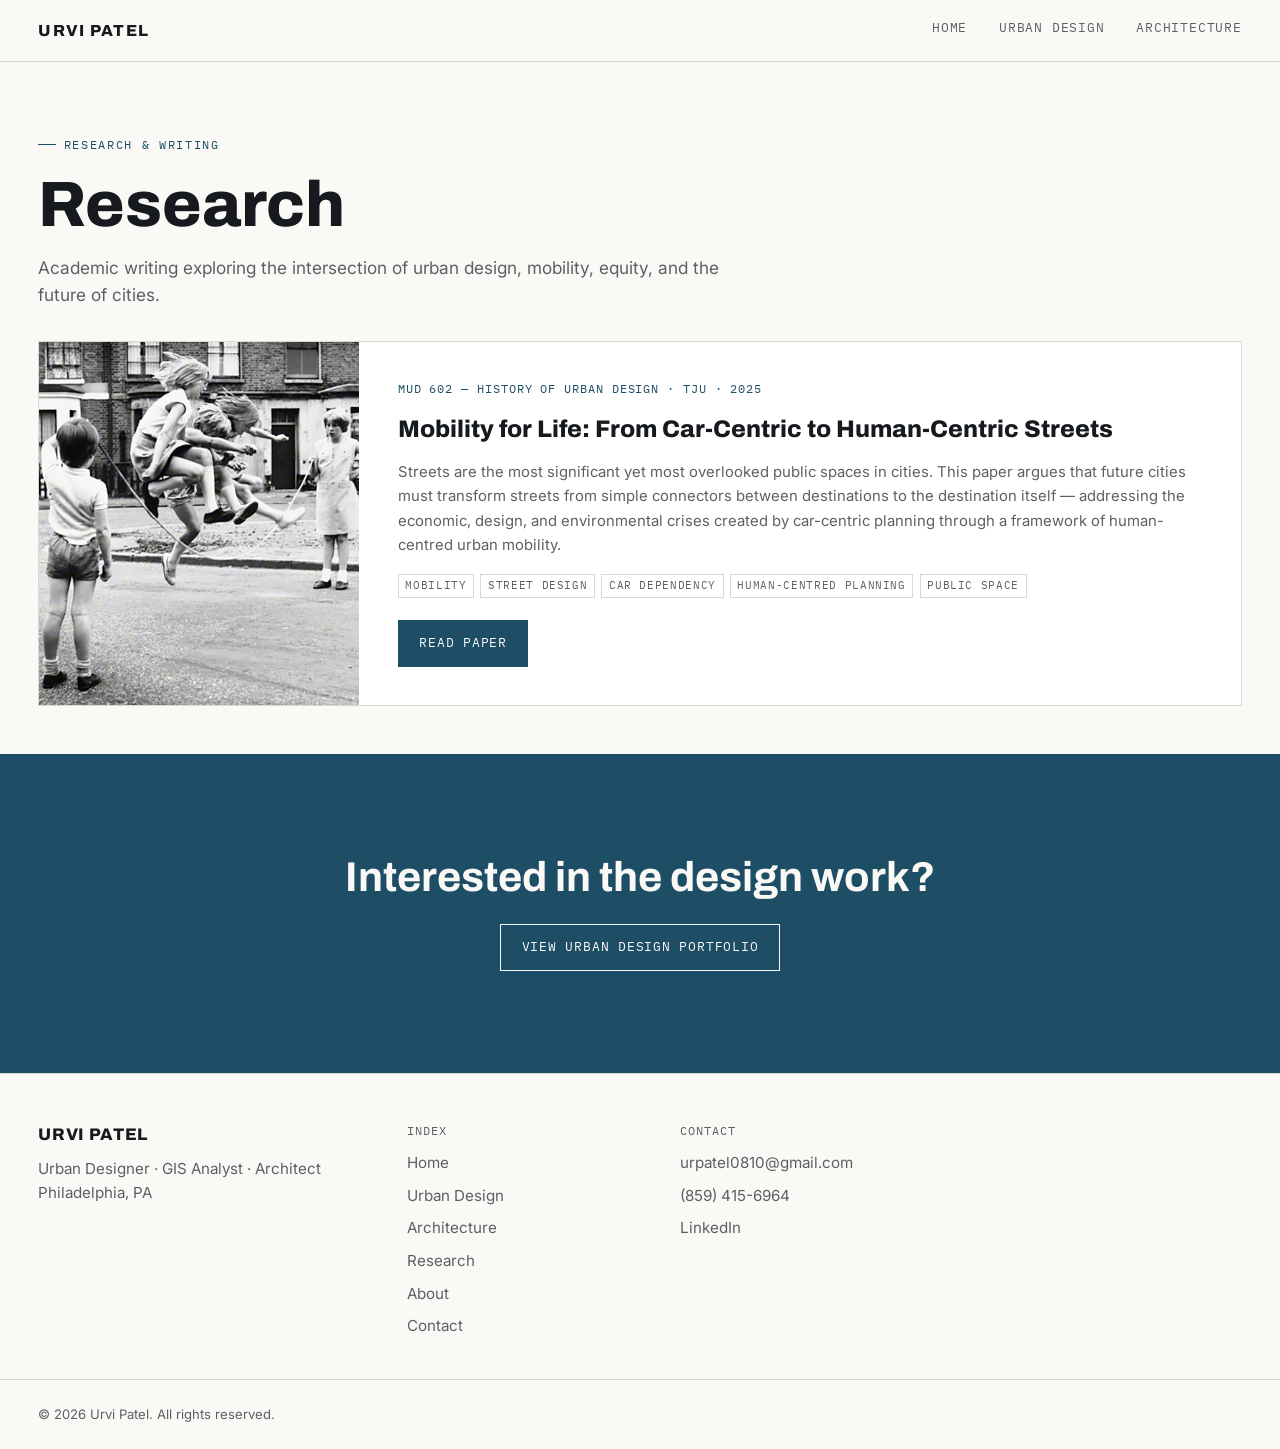
<file: research.html>
<!DOCTYPE html>
<html lang="en">
<head>
<meta charset="UTF-8">
<meta name="viewport" content="width=device-width, initial-scale=1.0">
<title>Research — Urvi Patel</title>
<meta name="description" content="Academic research and writing by Urvi Patel on urban mobility, street design, and the future of human-centred cities.">
<link rel="icon" type="image/svg+xml" href="data:image/svg+xml,%3Csvg xmlns='http://www.w3.org/2000/svg' viewBox='0 0 32 32'%3E%3Crect width='32' height='32' fill='%23FAF9F6'/%3E%3Cpath d='M16 4v24M4 16h24' stroke='%231B48C4' stroke-width='2'/%3E%3Ccircle cx='16' cy='16' r='6' fill='none' stroke='%2316191D' stroke-width='1.5'/%3E%3C/svg%3E">
<link rel="preconnect" href="https://fonts.googleapis.com">
<link rel="preconnect" href="https://fonts.gstatic.com" crossorigin>
<link href="https://fonts.googleapis.com/css2?family=Archivo:wght@600;700;800;900&family=Inter:wght@400;500;600&family=IBM+Plex+Mono:wght@400;500;600&display=swap" rel="stylesheet">
<link rel="stylesheet" href="styles.css">
<style>
.research-card {
  display: grid;
  grid-template-columns: 320px 1fr;
  gap: 0;
  border: 1px solid var(--line);
  margin-bottom: var(--space-5);
  background: var(--surface);
  transition: border-color .2s;
}
.research-card:hover { border-color: var(--accent); }
@media(max-width:760px){ .research-card { grid-template-columns: 1fr; } }
.research-card-thumb {
  overflow: hidden;
  background: var(--accent-tint);
  min-height: 220px;
  position: relative;
}
.research-card-thumb img {
  width: 100%;
  height: 100%;
  object-fit: cover;
  display: block;
  position: absolute;
  top: 0; left: 0;
  font-size: 0;
  color: transparent;
}
@media(max-width:760px){
  .research-card-thumb { min-height: 180px; }
  .research-card-thumb img { position: relative; height: auto; }
}
.research-card-body {
  padding: 2.4rem;
  display: flex;
  flex-direction: column;
  gap: 1rem;
}
.research-card-body .course-tag {
  font-family: var(--font-mono);
  font-size: .72rem;
  text-transform: uppercase;
  letter-spacing: .08em;
  color: var(--accent);
}
.research-card-body h2 {
  font-size: clamp(1.1rem, 2vw, 1.5rem);
  font-weight: 800;
  line-height: 1.2;
  margin: 0;
}
.research-card-body p {
  font-size: .93rem;
  color: var(--ink-muted);
  line-height: 1.65;
  margin: 0;
  flex: 1;
}
.research-card-body .keywords {
  display: flex;
  flex-wrap: wrap;
  gap: .4rem;
}
.research-card-body .kw {
  font-family: var(--font-mono);
  font-size: .68rem;
  text-transform: uppercase;
  letter-spacing: .06em;
  border: 1px solid var(--line);
  padding: .2em .6em;
  color: var(--ink-muted);
}
.coming-soon-card {
  border: 1px dashed var(--line);
  padding: 3rem;
  text-align: center;
  color: var(--ink-muted);
}
.coming-soon-card p { font-family: var(--font-mono); font-size: .8rem; margin: 0; }
</style>
</head>
<body>

<header class="site-header">
  <div class="container header-inner">
    <a href="index.html" class="logo">URVI PATEL</a>
    <nav class="nav" id="siteNav">
      <a href="index.html" class="nav-link">Home</a>
      <a href="urban-design.html" class="nav-link">Urban Design</a>
      <a href="architecture.html" class="nav-link">Architecture</a>
    </nav>
    <button class="nav-toggle" id="navToggle" aria-label="Toggle menu" aria-expanded="false">
      <span></span><span></span><span></span>
    </button>
  </div>
</header>

<div class="container page-header">
  <span class="eyebrow">Research &amp; Writing</span>
  <h1>Research</h1>
  <p>Academic writing exploring the intersection of urban design, mobility, equity, and the future of cities.</p>
</div>

<div class="container">

  <!-- Paper 1 -->
  <article class="research-card reveal">
    <a href="research-mobility.html" class="research-card-thumb" aria-label="Read: Mobility for Life">
      <img src="fig-1-street.jpg" alt="">
    </a>
    <div class="research-card-body">
      <span class="course-tag">MUD 602 — History of Urban Design · TJU · 2025</span>
      <h2><a href="research-mobility.html" style="color:inherit;text-decoration:none;">Mobility for Life: From Car-Centric to Human-Centric Streets</a></h2>
      <p>Streets are the most significant yet most overlooked public spaces in cities. This paper argues that future cities must transform streets from simple connectors between destinations to the destination itself — addressing the economic, design, and environmental crises created by car-centric planning through a framework of human-centred urban mobility.</p>
      <div class="keywords">
        <span class="kw">Mobility</span>
        <span class="kw">Street Design</span>
        <span class="kw">Car Dependency</span>
        <span class="kw">Human-Centred Planning</span>
        <span class="kw">Public Space</span>
      </div>
      <a href="research-mobility.html" class="btn btn-primary" style="align-self:flex-start;margin-top:.4rem;">Read Paper</a>
    </div>
  </article>

  <!-- To add another paper, copy the <article class="research-card"> block above and update the link, image, title, description, and keywords. It will stack below automatically. -->

</div>

<section class="section cta-band">
  <div class="container">
    <h2>Interested in the design work?</h2>
    <a href="urban-design.html" class="btn btn-outline">View Urban Design Portfolio</a>
  </div>
</section>

<footer class="site-footer">
  <div class="container footer-grid">
    <div class="footer-col">
      <p class="footer-name">URVI PATEL</p>
      <p class="footer-tagline">Urban Designer · GIS Analyst · Architect<br>Philadelphia, PA</p>
    </div>
    <div class="footer-col">
      <p class="footer-heading">Index</p>
      <a href="index.html">Home</a>
      <a href="urban-design.html">Urban Design</a>
      <a href="architecture.html">Architecture</a>
      <a href="research.html">Research</a>
      <a href="about.html">About</a>
      <a href="contact.html">Contact</a>
    </div>
    <div class="footer-col">
      <p class="footer-heading">Contact</p>
      <a href="mailto:urpatel0810@gmail.com">urpatel0810@gmail.com</a>
      <a href="tel:+18594156964">(859) 415-6964</a>
      <a href="https://www.linkedin.com/in/urvi-patel-0b5b4a239/" target="_blank" rel="noopener">LinkedIn</a>
    </div>
  </div>
  <div class="container footer-bottom">
    <p>© 2026 Urvi Patel. All rights reserved.</p>
  </div>
</footer>

<script>
  const navToggle = document.getElementById('navToggle');
  const nav = document.getElementById('siteNav');
  if (navToggle && nav) {
    navToggle.addEventListener('click', () => {
      const isOpen = nav.classList.toggle('is-open');
      navToggle.setAttribute('aria-expanded', isOpen);
    });
  }
  const revealEls = document.querySelectorAll('.reveal');
  if (!('IntersectionObserver' in window)) {
    revealEls.forEach(el => el.classList.add('is-visible'));
  } else {
    const observer = new IntersectionObserver((entries) => {
      entries.forEach(entry => { if (entry.isIntersecting) { entry.target.classList.add('is-visible'); observer.unobserve(entry.target); } });
    }, { threshold: 0 });
    revealEls.forEach(el => observer.observe(el));
  }
</script>
</body>
</html>
</file>
<file: styles.css>
/* =========================================================
   URVI PATEL — PORTFOLIO
   Design language: architectural drawing-set conventions
   (title blocks, sheet numbers, coordinates, scale notes)
   ========================================================= */

/* ---------- Reset ---------- */
*, *::before, *::after { box-sizing: border-box; }
html { scroll-behavior: smooth; overflow-x: hidden; }
body { overflow-x: hidden; }
body, h1, h2, h3, h4, p, figure { margin: 0; }
img, svg { display: block; max-width: 100%; }
a { color: inherit; text-decoration: none; }
button { font: inherit; color: inherit; background: none; border: none; cursor: pointer; }
ul { margin: 0; padding: 0; list-style: none; }

/* ---------- Tokens ---------- */
:root {
  /* Color */
  --paper: #FAF9F6;
  --surface: #FFFFFF;
  --ink: #16191D;
  --ink-muted: #5C6066;
  --accent: #1D4E66;
  --accent-dark: #15394B;
  --accent-tint: #E7EEF1;
  --line: #DBD8D1;
  --line-strong: #C7C2B8;

  /* Type */
  --font-display: 'Archivo', sans-serif;
  --font-body: 'Inter', sans-serif;
  --font-mono: 'IBM Plex Mono', monospace;

  /* Spacing */
  --space-1: .5rem;
  --space-2: 1rem;
  --space-3: 1.5rem;
  --space-4: 2rem;
  --space-5: 3rem;
  --space-6: 4.5rem;
  --section-pad: clamp(3.5rem, 8vw, 6.5rem);
  --container-w: 1440px;
  --container-pad: clamp(1rem, 3vw, 2.5rem);
}

/* ---------- Base ---------- */
body {
  font-family: var(--font-body);
  background: var(--paper);
  color: var(--ink);
  font-size: 1.05rem;
  line-height: 1.6;
  -webkit-font-smoothing: antialiased;
}

h1, h2, h3, h4 { font-family: var(--font-display); color: var(--ink); line-height: 1.05; }

a:focus-visible, button:focus-visible, input:focus-visible, textarea:focus-visible {
  outline: 2px solid var(--accent);
  outline-offset: 3px;
}

.container {
  max-width: var(--container-w);
  margin-inline: auto;
  padding-inline: var(--container-pad);
}

.section { padding-block: var(--section-pad); }
.section--tight { padding-block: calc(var(--section-pad) * .55); }

.hairline { border: none; border-top: 1px solid var(--line); margin: 0; }

/* Grid texture, used sparingly as a signature backdrop */
.grid-bg {
  background-image:
    linear-gradient(var(--line) 1px, transparent 1px),
    linear-gradient(90deg, var(--line) 1px, transparent 1px);
  background-size: 44px 44px;
  background-position: center top;
  position: relative;
}
.grid-bg::before {
  content: "";
  position: absolute; inset: 0;
  background: linear-gradient(180deg, var(--paper) 0%, rgba(250,249,246,0.55) 55%, var(--paper) 100%);
  pointer-events: none;
}

/* ---------- Eyebrow / labels ---------- */
.eyebrow {
  font-family: var(--font-mono);
  font-size: .75rem;
  letter-spacing: .14em;
  text-transform: uppercase;
  color: var(--accent);
  display: inline-flex;
  align-items: center;
  gap: .6em;
}
.eyebrow::before {
  content: "";
  width: 18px; height: 1px;
  background: var(--accent);
  display: inline-block;
}

.mono-label {
  font-family: var(--font-mono);
  font-size: .72rem;
  letter-spacing: .08em;
  text-transform: uppercase;
  color: var(--ink-muted);
}

/* ---------- Buttons ---------- */
.btn {
  font-family: var(--font-mono);
  font-size: .8rem;
  letter-spacing: .06em;
  text-transform: uppercase;
  padding: .95em 1.6em;
  border-radius: 0;
  display: inline-flex;
  align-items: center;
  gap: .6em;
  transition: background-color .2s ease, color .2s ease, border-color .2s ease, transform .2s ease;
}
.btn-primary {
  background: var(--accent);
  color: var(--paper);
  border: 1px solid var(--accent);
}
.btn-primary:hover { background: var(--accent-dark); border-color: var(--accent-dark); }
.btn-outline {
  background: transparent;
  color: var(--ink);
  border: 1px solid var(--ink);
}
.btn-outline:hover { background: var(--ink); color: var(--paper); }
.btn-row { display: flex; flex-wrap: wrap; gap: var(--space-2); }

/* ---------- Header / Nav ---------- */
.site-header {
  position: sticky; top: 0; z-index: 50;
  background: rgba(250,249,246,0.92);
  backdrop-filter: blur(6px);
  border-bottom: 1px solid var(--line);
}
.header-inner {
  display: flex; align-items: center; justify-content: space-between;
  padding-block: 1.1rem;
}
.logo {
  font-family: var(--font-display);
  font-weight: 800;
  font-size: 1rem;
  letter-spacing: .08em;
}
.nav { display: flex; gap: var(--space-4); }
.nav-link {
  font-family: var(--font-mono);
  font-size: .8rem;
  letter-spacing: .06em;
  text-transform: uppercase;
  color: var(--ink-muted);
  padding-bottom: .3em;
  border-bottom: 2px solid transparent;
  transition: color .2s ease, border-color .2s ease;
}
.nav-link:hover { color: var(--ink); }
.nav-link.active { color: var(--accent); border-color: var(--accent); }

.nav-toggle {
  display: none;
  flex-direction: column;
  gap: 5px;
  padding: .4rem;
}
.nav-toggle span { width: 22px; height: 2px; background: var(--ink); transition: transform .2s ease, opacity .2s ease; }
.nav-toggle[aria-expanded="true"] span:nth-child(1) { transform: translateY(7px) rotate(45deg); }
.nav-toggle[aria-expanded="true"] span:nth-child(2) { opacity: 0; }
.nav-toggle[aria-expanded="true"] span:nth-child(3) { transform: translateY(-7px) rotate(-45deg); }

@media (max-width: 760px) {
  .nav-toggle { display: flex; }
  .nav {
    position: fixed; inset: 64px 0 0 0;
    background: var(--paper);
    flex-direction: column;
    align-items: flex-start;
    gap: var(--space-3);
    padding: var(--space-4) var(--container-pad);
    transform: translateY(-8px);
    opacity: 0;
    pointer-events: none;
    transition: opacity .2s ease, transform .2s ease;
  }
  .nav.is-open { opacity: 1; transform: translateY(0); pointer-events: auto; }
  .nav-link { font-size: 1rem; }
}

/* ---------- Title block (signature element) ---------- */
.title-block {
  border: 1px solid var(--ink);
  background: var(--surface);
  font-family: var(--font-mono);
  font-size: .72rem;
  letter-spacing: .03em;
  width: max-content;
}
.tb-row {
  display: grid;
  grid-template-columns: 6.5em 1fr;
  gap: .75em;
  padding: .55em .85em;
  border-bottom: 1px solid var(--line);
}
.tb-row:last-child { border-bottom: none; }
.tb-row span:first-child { color: var(--ink-muted); }
.tb-row span:last-child { color: var(--ink); text-transform: uppercase; }

.scale-bar { margin-top: var(--space-2); }

/* ---------- Hero ---------- */
.hero { padding-top: clamp(3rem, 7vw, 5rem); padding-bottom: var(--section-pad); }
.hero-grid {
  display: grid;
  grid-template-columns: 1.6fr 1fr;
  gap: var(--space-5);
  align-items: start;
}
.hero h1 {
  font-size: clamp(2.75rem, 7vw, 5.25rem);
  font-weight: 800;
  letter-spacing: -.01em;
  margin-block: var(--space-2) var(--space-1);
}
.hero-role {
  font-family: var(--font-display);
  font-size: clamp(1.15rem, 2vw, 1.4rem);
  font-weight: 600;
  color: var(--accent);
  margin-bottom: var(--space-3);
}
.hero-body { max-width: 38em; color: var(--ink-muted); font-size: 1.1rem; margin-bottom: var(--space-4); }
.hero-aside { justify-self: end; }

@media (max-width: 900px) {
  .hero-grid { grid-template-columns: 1fr; }
  .hero-aside { justify-self: start; }
}

/* ---------- Legend / stats strip ---------- */
.legend {
  display: flex;
  flex-wrap: wrap;
  gap: var(--space-5);
  padding-block: var(--space-3);
}
.legend-item { display: flex; flex-direction: column; gap: .35em; }
.legend-item .mono-label { color: var(--accent); }
.legend-item strong { font-family: var(--font-display); font-size: 1.05rem; font-weight: 700; }

/* ---------- Section headings ---------- */
.section-head { max-width: 46em; margin-bottom: var(--space-5); }
.section-head h2 {
  font-size: clamp(1.9rem, 3.4vw, 2.6rem);
  font-weight: 800;
  margin-top: var(--space-2);
}
.section-head p { color: var(--ink-muted); margin-top: var(--space-2); font-size: 1.05rem; }

/* ---------- Project cards (grid, home preview) ---------- */
.project-grid { display: grid; grid-template-columns: repeat(3, 1fr); gap: var(--space-4); }
@media (max-width: 980px) { .project-grid { grid-template-columns: 1fr; } }

.project-card {
  border: 1px solid var(--line);
  background: var(--surface);
  display: flex;
  flex-direction: column;
  transition: border-color .2s ease, transform .2s ease;
}
.project-card:hover { border-color: var(--accent); transform: translateY(-3px); }
.sheet-tag {
  font-family: var(--font-mono);
  font-size: .7rem;
  letter-spacing: .08em;
  color: var(--accent);
  padding: .8em 1.1em;
  border-bottom: 1px solid var(--line);
}
.diagram {
  height: 200px;
  background: var(--surface);
  background-image:
    linear-gradient(var(--line) 1px, transparent 1px),
    linear-gradient(90deg, var(--line) 1px, transparent 1px);
  background-size: 22px 22px;
  display: flex;
  align-items: center;
  justify-content: center;
  overflow: hidden;
}
.diagram svg { width: 90%; height: 90%; }
.diagram img { width: 100%; height: 100%; object-fit: cover; display: block; }
.project-card .diagram { border-bottom: 1px solid var(--line); }
.sheet-body .diagram { height: 100%; min-height: 280px; }

.figure-row {
  display: grid;
  grid-template-columns: repeat(3, 1fr);
  gap: 1px;
  background: var(--line);
  border: 1px solid var(--line);
  margin: 0 1.4em 2em;
}
.figure-row figure { margin: 0; background: var(--surface); }
.figure-row img { width: 100%; height: 150px; object-fit: cover; display: block; }
.figure-row figcaption {
  font-family: var(--font-mono);
  font-size: .68rem;
  letter-spacing: .03em;
  text-transform: uppercase;
  color: var(--ink-muted);
  padding: .6em .7em;
  border-top: 1px solid var(--line);
}
@media (max-width: 700px) { .figure-row { grid-template-columns: 1fr; margin: 0 1.4em 1.6em; } }
.sheet-credits { font-family: var(--font-mono); font-size: .8rem; color: var(--ink-muted); border-top: 1px solid var(--line); padding-top: 1em; margin-top: var(--space-3); }
.card-body { padding: 1.4em 1.1em 1.6em; display: flex; flex-direction: column; gap: .7em; flex: 1; }
.card-body h3 { font-size: 1.2rem; font-weight: 700; }
.card-meta { font-family: var(--font-mono); font-size: .72rem; letter-spacing: .04em; color: var(--ink-muted); text-transform: uppercase; }
.card-body p { color: var(--ink-muted); font-size: .96rem; }
.card-link {
  font-family: var(--font-mono);
  font-size: .75rem;
  letter-spacing: .05em;
  text-transform: uppercase;
  color: var(--ink);
  border-bottom: 1px solid var(--ink);
  width: max-content;
  margin-top: auto;
  padding-bottom: .15em;
  transition: color .2s ease, border-color .2s ease;
}
.card-link:hover { color: var(--accent); border-color: var(--accent); }

.tag-list { display: flex; flex-wrap: wrap; gap: .5em; margin-top: .3em; }
.tag {
  font-family: var(--font-mono);
  font-size: .68rem;
  letter-spacing: .04em;
  text-transform: uppercase;
  color: var(--ink-muted);
  border: 1px solid var(--line);
  padding: .35em .65em;
}

/* ---------- Tools strip ---------- */
.tools-strip {
  display: flex;
  flex-wrap: wrap;
  gap: var(--space-3) var(--space-4);
  border-top: 1px solid var(--line);
  border-bottom: 1px solid var(--line);
  padding-block: var(--space-3);
}
.tools-strip span { font-family: var(--font-mono); font-size: .85rem; color: var(--ink-muted); }

/* ---------- CTA band ---------- */
.cta-band {
  background: var(--accent);
  color: var(--paper);
  text-align: center;
}
.cta-band h2 { color: var(--paper); font-size: clamp(1.8rem, 3.6vw, 2.6rem); margin-bottom: var(--space-3); }
.cta-band .btn-outline { border-color: var(--paper); color: var(--paper); }
.cta-band .btn-outline:hover { background: var(--paper); color: var(--accent); }

/* ---------- Footer ---------- */
.site-footer { border-top: 1px solid var(--line); padding-top: var(--space-5); }
.footer-grid {
  display: grid;
  grid-template-columns: 1.4fr 1fr 1fr 1.2fr;
  gap: var(--space-4);
  padding-bottom: var(--space-4);
}
@media (max-width: 760px) { .footer-grid { grid-template-columns: 1fr 1fr; } }
.footer-name { font-family: var(--font-display); font-weight: 800; letter-spacing: .04em; }
.footer-tagline { color: var(--ink-muted); margin-top: .5em; font-size: .95rem; }
.footer-heading { font-family: var(--font-mono); font-size: .72rem; letter-spacing: .08em; text-transform: uppercase; color: var(--ink-muted); margin-bottom: .9em; }
.footer-col a { display: block; color: var(--ink-muted); font-size: .95rem; margin-bottom: .55em; transition: color .2s ease; }
.footer-col a:hover { color: var(--accent); }
.footer-bottom { border-top: 1px solid var(--line); padding-block: var(--space-3); display: flex; justify-content: space-between; flex-wrap: wrap; gap: .5em; }
.footer-bottom p { font-size: .82rem; color: var(--ink-muted); }

/* ---------- Page header (Projects / About / Contact) ---------- */
.page-header { padding-top: clamp(2.5rem, 6vw, 4rem); padding-bottom: var(--space-4); }
.page-header h1 { font-size: clamp(2.5rem, 6vw, 4rem); font-weight: 800; margin-block: var(--space-2) var(--space-2); }
.page-header p { max-width: 42em; color: var(--ink-muted); font-size: 1.08rem; }

/* ---------- Project detail sheets ---------- */
.sheet {
  border: 1px solid var(--line);
  background: var(--surface);
  margin-bottom: var(--space-5);
}
.sheet-header {
  display: flex; justify-content: space-between; align-items: flex-start; gap: var(--space-3);
  padding: 1.3em 1.4em;
  border-bottom: 1px solid var(--line);
  flex-wrap: wrap;
}
.sheet-header .sheet-tag { border: none; padding: 0; }
.sheet-header h3 { font-size: clamp(1.4rem, 2.4vw, 1.85rem); font-weight: 800; margin-top: .3em; }
.sheet-meta { font-family: var(--font-mono); font-size: .76rem; color: var(--ink-muted); text-transform: uppercase; letter-spacing: .03em; margin-top: .5em; }
.sheet-body { padding: 1.6em 1.4em 2em; display: grid; grid-template-columns: 1.1fr 1fr; gap: var(--space-4); }
@media (max-width: 860px) { .sheet-body { grid-template-columns: 1fr; } }
.sheet-body .diagram { border: 1px solid var(--line); }
.sheet-overview p { color: var(--ink-muted); margin-bottom: var(--space-3); }
.sheet-overview h4 { font-family: var(--font-mono); font-size: .75rem; letter-spacing: .08em; text-transform: uppercase; color: var(--accent); margin-bottom: .8em; }
.principles-list { display: grid; grid-template-columns: 1fr 1fr; gap: .5em .8em; margin-bottom: var(--space-3); }
.principles-list li { font-size: .92rem; color: var(--ink); padding-left: 1em; position: relative; }
.principles-list li::before { content: "—"; position: absolute; left: 0; color: var(--accent); }
.objectives-list { display: flex; flex-direction: column; gap: .6em; margin-bottom: var(--space-3); }
.obj-row { display: grid; grid-template-columns: 7.5em 1fr; gap: .8em; font-size: .9rem; }
.obj-row .obj-code { font-family: var(--font-mono); color: var(--accent); font-weight: 600; }
.obj-row .obj-desc { color: var(--ink-muted); }
.site-stamp { font-family: var(--font-mono); font-size: .8rem; color: var(--ink-muted); border-top: 1px solid var(--line); padding-top: 1em; }

/* ---------- About page ---------- */
.about-grid { display: grid; grid-template-columns: .85fr 1.4fr; gap: var(--space-5); align-items: start; }
@media (max-width: 860px) { .about-grid { grid-template-columns: 1fr; } }
.portrait {
  border: 1px solid var(--ink);
  aspect-ratio: 4/5;
  position: relative;
  overflow: hidden;
}
.portrait .corner { position: absolute; width: 14px; height: 14px; top: 0; left: 0; }
.portrait .corner::before, .portrait .corner::after { content: ""; position: absolute; background: var(--ink); }
.portrait .corner::before { width: 14px; height: 1px; top: 0; left: 0; }
.portrait .corner::after { width: 1px; height: 14px; top: 0; left: 0; }
.portrait .corner.tr { left: auto; right: 0; transform: scaleX(-1); }
.portrait .corner.bl { top: auto; bottom: 0; transform: scaleY(-1); }
.portrait .corner.br { top: auto; left: auto; right: 0; bottom: 0; transform: scale(-1); }

.timeline-item { padding-block: var(--space-3); border-bottom: 1px solid var(--line); }
.timeline-item:last-child { border-bottom: none; }
.timeline-item h4 { font-size: 1.15rem; font-weight: 700; }
.timeline-item .mono-label { margin-top: .3em; display: block; }
.timeline-item p, .timeline-item ul { color: var(--ink-muted); margin-top: .8em; font-size: .96rem; }
.timeline-item ul li { padding-left: 1em; position: relative; margin-bottom: .4em; }
.timeline-item ul li::before { content: "—"; position: absolute; left: 0; color: var(--accent); }

.skills-grid { display: grid; grid-template-columns: repeat(2, 1fr); gap: var(--space-4); }
@media (max-width: 700px) { .skills-grid { grid-template-columns: 1fr; } }
.skill-group .footer-heading { color: var(--accent); }

/* ---------- Contact page ---------- */
.contact-grid { display: grid; grid-template-columns: repeat(3, 1fr); gap: var(--space-3); margin-bottom: var(--space-5); }
@media (max-width: 860px) { .contact-grid { grid-template-columns: 1fr; } }
.contact-card {
  border: 1px solid var(--line);
  background: var(--surface);
  padding: 1.6em 1.3em;
  display: flex; flex-direction: column; gap: .6em;
  transition: border-color .2s ease, transform .2s ease;
}
.contact-card:hover { border-color: var(--accent); transform: translateY(-3px); }
.contact-card .mono-label { color: var(--accent); }
.contact-card strong { font-family: var(--font-display); font-size: 1.15rem; }
.status-block { display: inline-block; }

/* ---------- Homepage discipline section ---------- */
.discipline-grid {
  display: grid;
  grid-template-columns: repeat(2, 1fr);
  gap: var(--space-4);
  margin-top: var(--space-4);
}
@media (max-width: 700px) { .discipline-grid { grid-template-columns: 1fr; } }

.discipline-card {
  border: 1px solid var(--line);
  background: var(--surface);
  padding: 1.8rem 1.8rem 2rem;
  display: flex;
  flex-direction: column;
  gap: 1.2rem;
}

.discipline-card .d-label {
  font-family: var(--font-mono);
  font-size: .75rem;
  text-transform: uppercase;
  letter-spacing: .06em;
  color: var(--ink-muted);
  margin: 0;
}

.discipline-card h3 { font-size: 1.35rem; font-weight: 800; margin: 0; }

.discipline-card .d-projects {
  border-top: 1px solid var(--line);
  flex: 1;
}

.discipline-card .d-projects li {
  display: flex;
  align-items: baseline;
  gap: .75em;
  padding-block: .6em;
  border-bottom: 1px solid var(--line);
  font-size: .9rem;
  color: var(--ink-muted);
}

.discipline-card .d-projects li .tag-mono {
  font-family: var(--font-mono);
  font-size: .68rem;
  color: var(--accent);
  flex-shrink: 0;
}

/* ---------- Multi-image project gallery ---------- */
.image-grid {
  display: grid;
  grid-template-columns: repeat(2, 1fr);
  gap: 4px;
  margin-top: var(--space-4);
  border-top: 1px solid var(--line);
  padding-top: var(--space-4);
}
.image-grid img { width: 100%; height: auto; display: block; }
.image-grid .span-full { grid-column: 1 / -1; }
@media (max-width: 700px) { .image-grid { grid-template-columns: 1fr; } }

/* ---------- Reveal animation ---------- */
.reveal { opacity: 0; transform: translateY(40px); transition: opacity .8s cubic-bezier(.22,1,.36,1), transform .8s cubic-bezier(.22,1,.36,1); }
.reveal.is-visible { opacity: 1; transform: translateY(0); }
.image-stack img { opacity: 0; transform: translateY(30px); transition: opacity .7s cubic-bezier(.22,1,.36,1), transform .7s cubic-bezier(.22,1,.36,1); }
.image-stack img.is-visible { opacity: 1; transform: translateY(0); }

@media (prefers-reduced-motion: reduce) {
  html { scroll-behavior: auto; }
  .reveal { opacity: 1 !important; transform: none !important; transition: none !important; }
  .project-card:hover, .contact-card:hover { transform: none; }
}

/* ---------- Single column image stack ---------- */
.image-stack { display: flex; flex-direction: column; gap: 6px; margin-top: var(--space-3); }
.image-stack img { width: 100%; height: auto; display: block; }

/* ---------- Page-specific accent colors ---------- */
.page-ud .sheet-tag,
.page-ud .sheet-header h3,
.page-ud .eyebrow,
.page-ud .page-header h1 { color: #717171; }

.page-arch .sheet-tag,
.page-arch .sheet-header h3,
.page-arch .eyebrow,
.page-arch .page-header h1 { color: #3d6684; }

/* ---------- Full-bleed images on project pages ---------- */
.page-ud .sheet,
.page-arch .sheet {
  border: none;
  background: transparent;
  padding-inline: 0;
  border-top: 1px solid var(--line);
  overflow: visible;
}
.page-ud .sheet-header,
.page-arch .sheet-header {
  padding-inline: 1.4em;
  border-bottom: none;
}
.page-ud .sheet-credits,
.page-arch .sheet-credits {
  padding-inline: 1.4em;
}
.page-ud .image-stack,
.page-arch .image-stack {
  width: 100vw;
  margin-left: calc(50% - 50vw);
  gap: 2px;
}

/* ---------- Project contents index ---------- */
.project-contents {
  display: grid;
  grid-template-columns: repeat(3, 1fr);
  gap: 1rem;
  margin-bottom: var(--space-5);
  padding-top: var(--space-4);
  border-top: 1px solid var(--line);
}
@media (max-width: 700px) { .project-contents { grid-template-columns: 1fr; } }

.proj-card {
  display: block;
  text-decoration: none;
  color: inherit;
  border: 1px solid var(--line);
  overflow: hidden;
  transition: border-color .2s, transform .2s;
}
.proj-card:hover { border-color: var(--accent); transform: translateY(-3px); }
.proj-card img { width: 100%; height: 200px; object-fit: cover; display: block; }
.proj-card-body { padding: 1rem; }
.proj-card-body .sheet-tag { display: block; margin-bottom: .4em; font-size: .7rem; }
.proj-card-body p { font-family: var(--font-display); font-weight: 700; font-size: 1rem; margin: 0; color: var(--ink); line-height: 1.2; }

/* ---------- Hero map background ---------- */
.hero { position: relative; overflow: hidden; }
.hero-bg {
  /* Map band, right-aligned. The script in index.html sizes it to the map so the
     left fade falls on the map's own edge (no hard line), and widens it to reach under the text. */
  position: absolute;
  top: 50%;
  right: 0;
  width: 100%;
  height: 450px;
  transform: translateY(-50%);
  background-size: cover;
  background-position: right center;
  background-repeat: no-repeat;
  -webkit-mask-image: linear-gradient(to bottom, transparent 0%, #000 16%, #000 84%, transparent 100%), linear-gradient(to right, transparent 0%, rgba(0,0,0,.35) 14%, #000 34%);
          mask-image: linear-gradient(to bottom, transparent 0%, #000 16%, #000 84%, transparent 100%), linear-gradient(to right, transparent 0%, rgba(0,0,0,.35) 14%, #000 34%);
  -webkit-mask-composite: source-in;
          mask-composite: intersect;
  z-index: 0;
  pointer-events: none;
}
/* Light wash behind the text, across the whole hero, so text stays readable where the map reaches under it */
.hero::after {
  content: "";
  position: absolute;
  inset: 0;
  z-index: 0;
  pointer-events: none;
  background: linear-gradient(90deg, rgba(250,249,246,0.92) 0%, rgba(250,249,246,0.84) 30%, rgba(250,249,246,0.5) 46%, rgba(250,249,246,0) 58%);
}
.hero > .container { position: relative; z-index: 1; }

/* ---------- Project cards with images ---------- */
.discipline-card { padding: 0; gap: 0; overflow: hidden; }
.discipline-card-img {
  width: 100%;
  aspect-ratio: 16 / 9;
  overflow: hidden;
  background: var(--accent-tint);
  position: relative;
}
.discipline-card-img img {
  width: 100%;
  height: 100%;
  object-fit: cover;
  display: block;
  transition: transform .5s ease;
  font-size: 0;
  color: transparent;
}
.discipline-card:hover .discipline-card-img img { transform: scale(1.04); }
.discipline-card-content {
  padding: 1.8rem 1.8rem 2rem;
  display: flex;
  flex-direction: column;
  gap: 1.2rem;
  flex: 1;
}


/* ---------- Hero details line ---------- */
.hero-meta {
  font-family: var(--font-mono);
  font-size: .74rem;
  letter-spacing: .06em;
  text-transform: uppercase;
  color: var(--ink-muted);
  line-height: 1.8;
  max-width: 62em;
  margin-top: var(--space-4);
}

/* ---------- Featured (thesis) card ---------- */
.discipline-card--featured { grid-column: 1 / -1; flex-direction: row; }
.discipline-card--featured .discipline-card-img {
  width: 46%;
  flex: none;
  aspect-ratio: auto;
  min-height: 360px;
}
.discipline-card--featured .discipline-card-img img {
  position: absolute; inset: 0;
}
.discipline-card--featured .discipline-card-content { padding: 2.4rem 2.6rem; justify-content: center; }
.discipline-card--featured h3 { font-size: clamp(1.6rem, 3vw, 2.2rem); }
.discipline-card .d-summary { color: var(--ink-muted); font-size: .98rem; line-height: 1.65; }
@media (max-width: 800px) {
  .discipline-card--featured { flex-direction: column; }
  .discipline-card--featured .discipline-card-img { width: 100%; aspect-ratio: 16 / 9; min-height: 0; }
  .discipline-card--featured .discipline-card-content { padding: 1.8rem 1.8rem 2rem; }
}

/* ---------- Profile summary band ---------- */
.profile-grid {
  display: grid;
  grid-template-columns: repeat(3, 1fr);
  gap: var(--space-5);
  margin-bottom: var(--space-5);
}
.profile-col h3 {
  font-family: var(--font-mono);
  font-size: .75rem;
  font-weight: 500;
  letter-spacing: .1em;
  text-transform: uppercase;
  color: var(--accent);
  padding-bottom: .7rem;
  border-bottom: 1px solid var(--line-strong);
  margin-bottom: .4rem;
}
.profile-col ul { list-style: none; }
.profile-col li {
  padding: .8rem 0;
  border-bottom: 1px solid var(--line);
  display: flex;
  flex-direction: column;
  gap: .15rem;
}
.profile-col li strong { font-weight: 600; font-size: .98rem; }
.profile-col li span { color: var(--ink-muted); font-size: .86rem; }
@media (max-width: 900px) { .profile-grid { grid-template-columns: 1fr; gap: var(--space-4); } }

/* Slightly stronger text over the hero map */
.hero-body { color: #3B4046; }


/* ---------- Personal introduction ---------- */
.intro-grid { display: flex; gap: var(--space-6); align-items: flex-start; justify-content: space-between; }
.intro-text { flex: 1; min-width: 0; max-width: 46em; }
.intro-text h2 { font-size: clamp(1.9rem, 4vw, 3rem); font-weight: 800; margin: .8rem 0 var(--space-3); }
.intro-text p { margin-bottom: var(--space-2); }
.intro-text .intro-welcome { color: var(--ink-muted); }
.intro-text .btn-row { margin-top: var(--space-3); }
.intro-photo {
  flex: none; width: min(340px, 34%); aspect-ratio: 4 / 5; margin: 0;
  overflow: hidden; background: var(--accent-tint); border: 1px solid var(--line);
}
.intro-photo img { width: 100%; height: 100%; object-fit: cover; display: block; }
@media (max-width: 800px) {
  .intro-grid { flex-direction: column; gap: var(--space-4); }
  .intro-photo { width: 100%; max-width: 340px; }
}

@media (max-width: 800px) {
  .hero::after { background: rgba(250,249,246,0.74); }
}

/* ---------- Card with two buttons (thesis: View Thesis + View StoryMap) ---------- */
.card-actions { display: flex; flex-wrap: wrap; gap: .75rem; }
.card-actions .btn { align-self: auto; }
</file>
